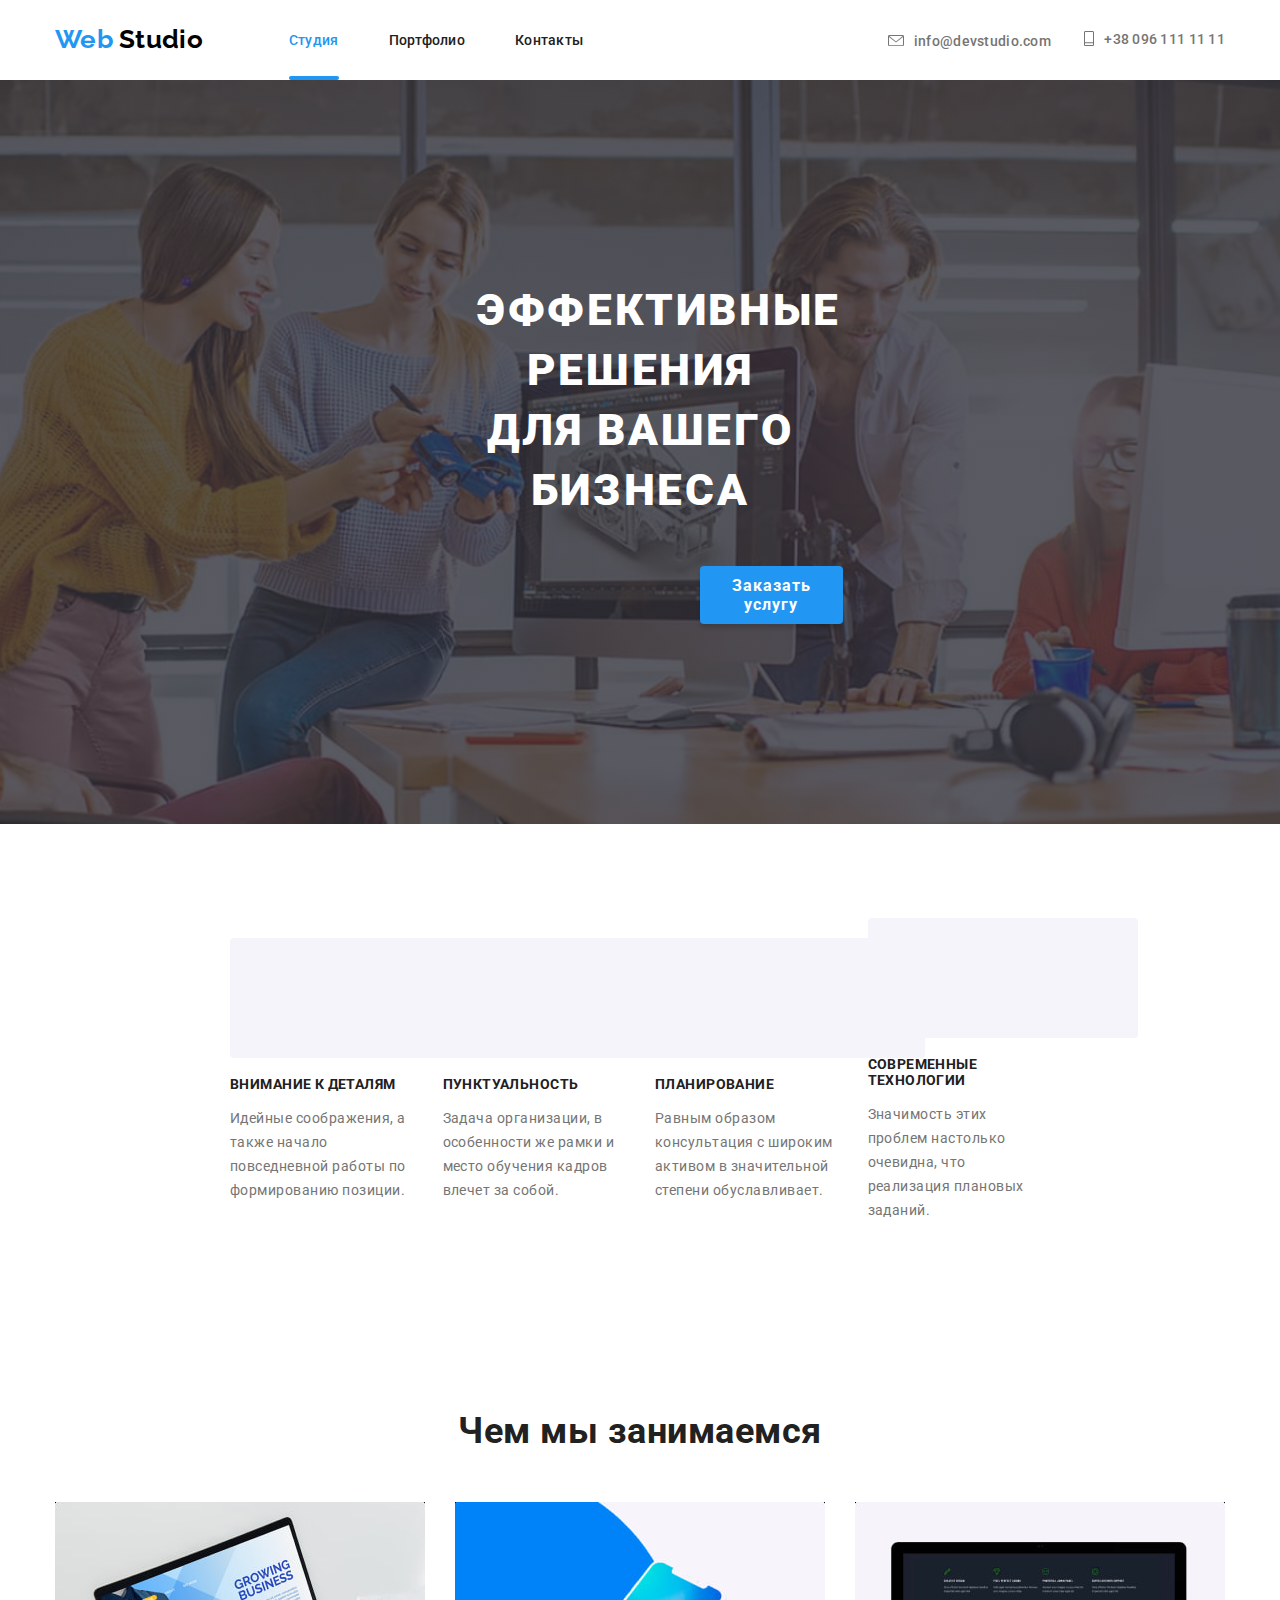
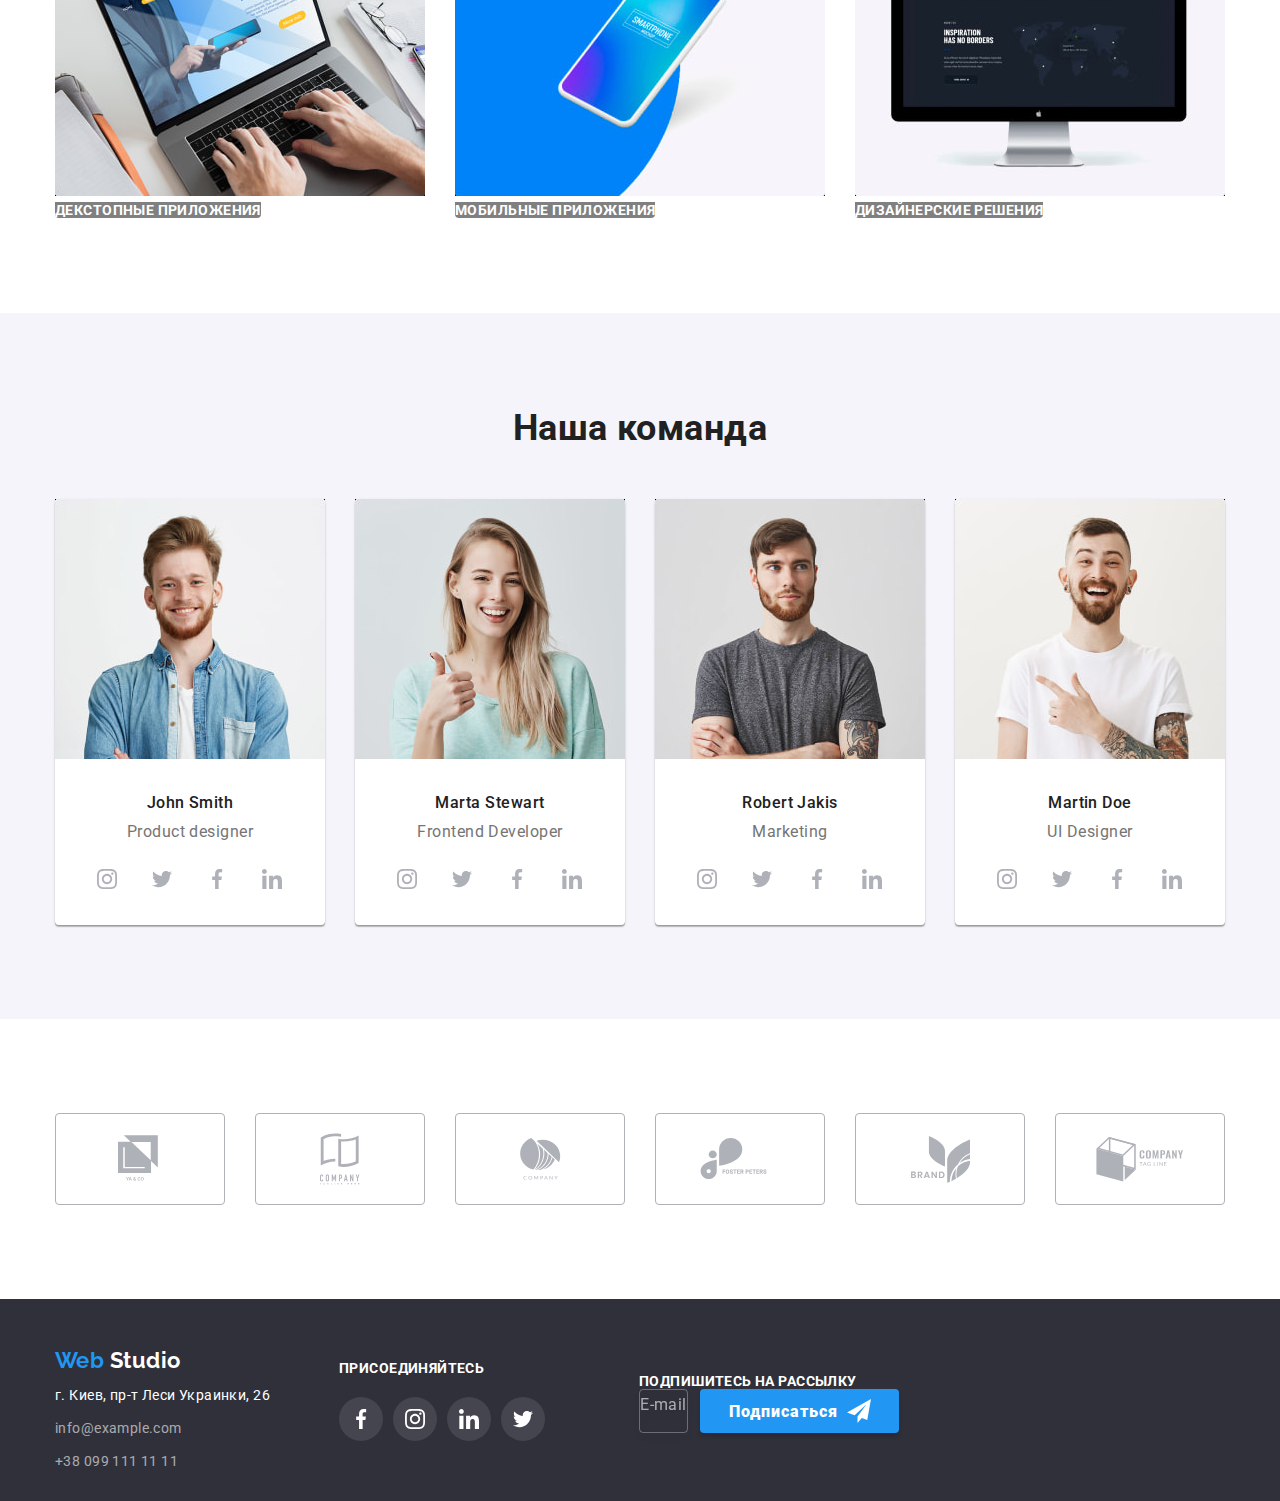
<file: index.html>
<!DOCTYPE html>
<html lang="ru">

    <head>
        <title>Web Studio</title>
        <meta charset="utf-8">
        <link rel="stylesheet" href="./css/style.css">
        <link href="https://fonts.googleapis.com/css2?family=Raleway:wght@700&family=Roboto:wght@400;500;700;900&display=swap" rel="stylesheet"> 
    </head>

    <body>
        <header>    
            <section> 
               <div class="container">
                    <div class="k123">
                        <a href="index.html" class="webstudio_header"><span class="webstudio_span">Web</span> Studio</a>
                        <nav>
                            <ul class="site_nav">
                            
                                <li class="site_nav__item "> <a href="index.html" class="link current">Студия</a>             </li>
                                <li class="site_nav__item"> <a href="about.html" class="link">Портфолио</a>       </li>
                                <li class="site_nav__item"> <a href="/Contacts" class="link">Контакты</a>         </li>
                            
                            
                            
                            </ul>
                        </nav>
                        <address class="address_header">
                            <a href="/e-mail" class="link_header">info@devstudio.com</a>
                            <a href="/tel" class="link_number"> +38 096 111 11 11 </a>
                        </address>
                    </div>
               </div>
            </section>
        
            

        </header>

        <main>
            <section class="back_pic">
                <h2 class="buisness_h2">Эффективные решения для вашего бизнеса </h2> 
                <a href="/buy" class="button_usluga">Заказать услугу</a>
            
            </section>
            <section class="antena_section">
                <div class="container">
                    <ul class="k123">
                        <li class="buisness_item">
                            <img src="./img/Rectangle2.png" alt="Antena">
                            <h3 class="buisness_h3">Внимание к деталям</h3>
                            <p class="idea_p">Идейные соображения, а также начало повседневной работы по формированию позиции.</p>
                        </li>
                        <li class="buisness_item">
                            <img src="./img/Rectangle2.png" alt="">
                            <h3 class="buisness_h3">Пунктуальность</h3>
                            <p class="idea_p">Задача организации, в особенности же рамки и место обучения кадров влечет за собой.</p>
                        </li>
                        <li class="buisness_item">
                            <img src="./img/Rectangle2.png" alt="">
                            <h3 class="buisness_h3">Планирование</h3>
                            <p class="idea_p">Равным образом консультация с широким активом в значительной степени обуславливает.</p>
                        </li>
                        <li class="buisness_item">
                            <img src="./img/Rectangle2.png" alt="">
                            <h3 class="buisness_h3">Современные технологии</h3>
                            <p class="idea_p">Значимость этих проблем настолько очевидна, что реализация плановых заданий.</p>
                        </li>
                    </ul>
                </div>
            </section>
        

            <section class="zanyatie_section">
                <div class="container">
                    <h2 class="zanyatie">Чем мы занимаемся</h2>
                    <div class="k123">
                        <ul class="niga">
                            <li class="niga_item">
                                <img src="./img/img.jpg" alt="Изображение">
                                <a href="/decstop" class="app_link">Декстопные приложения</a> 
                            </li>
                                        
                            <li class="niga_item">
                                <img src="./img/box.jpg" alt="Изображение">
                                <a href="/mobile" class="app_link">Мобильные приложения</a>
                            </li>
                            
                            <li class="niga_item">
                                <img src="./img/img(1).jpg" alt="Изображение">
                                <a href="/design" class="app_link">Дизайнерские решения</a> 
                            </li>
                        </ul>
                    </div>
                </div>
            </section>


            <section class="command_section">
                <div class="container">
                    <h2 class="command_text">Наша команда</h2>
                    <div class="k123">
                        <ul class="white">  
                            <li class="white_item"> 
                                <img src="./img/img(2).jpg" alt="John">
                                <h3 class="h3_1">John Smith</h3>
                                <p class="command_p">Product designer</p>
                                <ul class="k123_command">
                                    <li class="command_item">
                                        <!-- <img src="./img/inst.png" alt=""> -->
                                        <a class="svg_link">
                                            <svg class="svg_social">
                                                <use href="./img/symbol-defs.svg#icon-instagram-2"></use>
                                            </svg>
                                        </a>
                                    </li>
                                    <li class="command_item">
                                        <!-- <img src="./img/twitter.png" alt=""> -->
                                        <a class="svg_link">
                                            <svg class="svg_social">
                                                <use href="./img/symbol-defs.svg#icon-twitter-1"></use>
                                            </svg>
                                        </a>
                                    </li>
                                    <li class="command_item">
                                        <!-- <img src="./img/facebook.png" alt=""> -->
                                        <a class="svg_link">
                                            <svg class="svg_social">
                                                <use href="./img/symbol-defs.svg#icon-facebook-1"></use>
                                            </svg>
                                        </a>
                                    </li>
                                    <li class="command_item">
                                        <!-- <img src="./img/in.png" alt=""> -->
                                        <a class="svg_link">
                                            <svg class="svg_social">
                                                <use href="./img/symbol-defs.svg#icon-linkedin-1"></use>
                                            </svg>
                                        </a>
                                    </li>
                                </ul>
                            </li>
                            
                            <li class="white_item"> 
                                <img src="./img/img(3).jpg" alt="Marta">
                                <h3 class="h3_1">Marta Stewart</h3>
                                <p class="command_p">Frontend Developer</p>
                                <ul class="k123_command">
                                    <li class="command_item">
                                        <!-- <img src="./img/inst.png" alt=""> -->
                                        <a class="svg_link">
                                            <svg class="svg_social">
                                                <use href="./img/symbol-defs.svg#icon-instagram-2"></use>
                                            </svg>
                                        </a>
                                    </li>
                                    <li class="command_item">
                                        <!-- <img src="./img/twitter.png" alt=""> -->
                                        <a class="svg_link">
                                            <svg class="svg_social">
                                                <use href="./img/symbol-defs.svg#icon-twitter-1"></use>
                                            </svg>
                                        </a>
                                    </li>
                                    <li class="command_item">
                                        <!-- <img src="./img/facebook.png" alt=""> -->
                                        <a class="svg_link">
                                            <svg class="svg_social">
                                                <use href="./img/symbol-defs.svg#icon-facebook-1"></use>
                                            </svg>
                                        </a>
                                    </li>
                                    <li class="command_item">
                                        <!-- <img src="./img/in.png" alt=""> -->
                                        <a class="svg_link">
                                            <svg class="svg_social">
                                                <use href="./img/symbol-defs.svg#icon-linkedin-1"></use>
                                            </svg>
                                        </a>
                                    </li>
                                </ul>
                            </li>

                            <li class="white_item"> 
                                <img src="./img/img(4).jpg" alt="Robert">
                                <h3 class="h3_1">Robert Jakis</h3>
                                <p class="command_p">Marketing</p>
                                <ul class="k123_command">
                                    <li class="command_item">
                                        <!-- <img src="./img/inst.png" alt=""> -->
                                        <a class="svg_link">
                                            <svg class="svg_social">
                                                <use href="./img/symbol-defs.svg#icon-instagram-2"></use>
                                            </svg>
                                        </a>
                                    </li>
                                    <li class="command_item">
                                        <!-- <img src="./img/twitter.png" alt=""> -->
                                        <a class="svg_link">
                                            <svg class="svg_social">
                                                <use href="./img/symbol-defs.svg#icon-twitter-1"></use>
                                            </svg>
                                        </a>
                                    </li>
                                    <li class="command_item">
                                        <!-- <img src="./img/facebook.png" alt=""> -->
                                        <a class="svg_link">
                                            <svg class="svg_social">
                                                <use href="./img/symbol-defs.svg#icon-facebook-1"></use>
                                            </svg>
                                        </a>
                                    </li>
                                    <li class="command_item">
                                        <!-- <img src="./img/in.png" alt=""> -->
                                        <a class="svg_link">
                                            <svg class="svg_social">
                                                <use href="./img/symbol-defs.svg#icon-linkedin-1"></use>
                                            </svg>
                                        </a>
                                    </li>
                                </ul>
                            </li>

                            <li class="white_item"> 
                                <img src="./img/img(5).jpg" alt="Martin">
                                <h3 class="h3_1">Martin Doe</h3>
                                <p class="command_p">UI Designer</p>
                                <ul class="k123_command">
                                    <li class="command_item">
                                        <!-- <img src="./img/inst.png" alt=""> -->
                                        <a class="svg_link">
                                            <svg class="svg_social">
                                                <use href="./img/symbol-defs.svg#icon-instagram-2"></use>
                                            </svg>
                                        </a>
                                    </li>
                                    <li class="command_item">
                                        <!-- <img src="./img/twitter.png" alt=""> -->
                                        <a class="svg_link">
                                            <svg class="svg_social">
                                                <use href="./img/symbol-defs.svg#icon-twitter-1"></use>
                                            </svg>
                                        </a>
                                    </li>
                                    <li class="command_item">
                                        <!-- <img src="./img/facebook.png" alt=""> -->
                                        <a class="svg_link">
                                            <svg class="svg_social">
                                                <use href="./img/symbol-defs.svg#icon-facebook-1"></use>
                                            </svg>
                                        </a>
                                    </li>
                                    <li class="command_item">
                                        <!-- <img src="./img/in.png" alt=""> -->
                                        <a class="svg_link">
                                            <svg class="svg_social">
                                                <use href="./img/symbol-defs.svg#icon-linkedin-1"></use>
                                            </svg>
                                        </a>
                                    </li>
                                </ul>
                            </li>
                        
                        </ul>
                    </div>
                </div>
            </section>

            <section class="client_section">
                <!-- <div class="container">
                    <h2 class="client">Постоянные клиенты</h2>
                    <div class="s123_clients">
                        <div class="client_item">
                            <a class="svg_link_1">
                                <svg class="svg_social_1">
                                    <use href="./img/symbol-defs-1.svg#icon-logo-1"></use>
                                </svg>
                            </a>
                        </div>
                        <div class="client_item">
                            <img src="" alt="image">
                        </div>
                    
                        <div class="client_item">
                            <img src="" alt="image">
                        </div>
                    
                        <div class="client_item">
                            <img src="" alt="image">
                        </div>
                    
                        <div class="client_item">
                            <img src="" alt="image">
                        </div>
                    
                        <div class="client_item">
                            <img src="" alt="image">
                        </div>
                    </div>
                </div> -->
               <div class="container">
                    <ul class="s123_clients">
                        <li class="client_item"><a class="svg_link_1">
                                <svg class="svg_social_1" width=44 height=49>
                                    <use href="./img/symbol-defs-1.svg#icon-logo-1" class="clients_icon"></use>
                                </svg></a></li>
                        <li class="client_item"><a class="svg_link_1">
                                <svg class="svg_social_1" width=40 height=52>
                                    <use href="./img/symbol-defs-1.svg#icon-logo-2" class="clients_icon"></use>
                                </svg></a></li>
                        <li class="client_item"><a class="svg_link_1">
                                <svg class="svg_social_1" width=41 height=42>
                                    <use href="./img/symbol-defs-1.svg#icon-logo-3" class="clients_icon"></use>
                                </svg></a></li>
                        <li class="client_item"><a class="svg_link_1">
                                <svg class="svg_social_1" width=80 height=42>
                                    <use href="./img/symbol-defs-1.svg#icon-logo-4" class="clients_icon"></use>
                                </svg></a></li>
                        <li class="client_item"><a class="svg_link_1">
                                <svg class="svg_social_1" width=59 height=47>
                                    <use href="./img/symbol-defs-1.svg#icon-logo-5" class="clients_icon"></use>
                                </svg></a></li>
                        <li class="client_item"><a class="svg_link_1">
                                <svg class="svg_social_1" width=88 height=45>
                                    <use href="./img/symbol-defs-1.svg#icon-logo-6" class="clients_icon"></use>
                                </svg></a></li>
                    </ul>
               </div>
            </section>

        </main>

        <footer>
            <section>
                <div class="container">
                    <div class="k123">
                        <div class="footer_flex_1">
                            <a href="index.html" class="webstudio_footer"><span class="webstudio_span">Web</span> Studio</a>
                            <p class="p_map">г. Киев, пр-т Леси Украинки, 26</p>

                            <address class="address_number">
                                <a href="/tel" class="link_footer_1">info@example.com</a>
                                <a href="/tel" class="link_footer_2">+38 099 111 11 11</a>
                            </address>
                        </div>
                        
                        <div class="footer_flex">
                            <p class="connect_p">ПРИСОЕДИНЯЙТЕСЬ</p>
                            <ul class="footer_soc">
                                <li class="footer_soc_item">
                                    <a href="about.html" class="svg_link_footer">
                                        <svg class="svg_social">
                                            <use href="./img/symbol-defs-2.svg#icon-facebook">
                                        </svg>
                                    </a>
                                </li>    
                                <li class="footer_soc_item">
                                    <a href="about.html" class="svg_link_footer">
                                        <svg class="svg_social">
                                            <use href="./img/symbol-defs-2.svg#icon-instagram">
                                        </svg>
                                    </a>
                                </li>    
                                <li class="footer_soc_item">
                                    <a href="about.html" class="svg_link_footer">
                                        <svg class="svg_social">
                                            <use href="./img/symbol-defs-2.svg#icon-linkedin">
                                        </svg>
                                    </a>
                                </li>    
                                <li class="footer_soc_item">
                                    <a href="about.html" class="svg_link_footer">
                                        <svg class="svg_social">
                                            <use href="./img/symbol-defs-2.svg#icon-twitter">
                                        </svg>
                                    </a>
                                </li>
                            </ul>    
                        </div>
                        
                        <div class="footer_flex_2">
                            
                            <p class="p_rassilka">Подпишитесь на рассылку</p>
                            
                            <div class="footer_last">
                                <p class="email_p">E-mail</p>
        
                                <a href="/telegram" class="telegram_button">Подписаться</a>
                            </div>
                            
                        </div>
                    </div>
                </div>
            </section>
        </footer>



    </body>

</html>
</file>
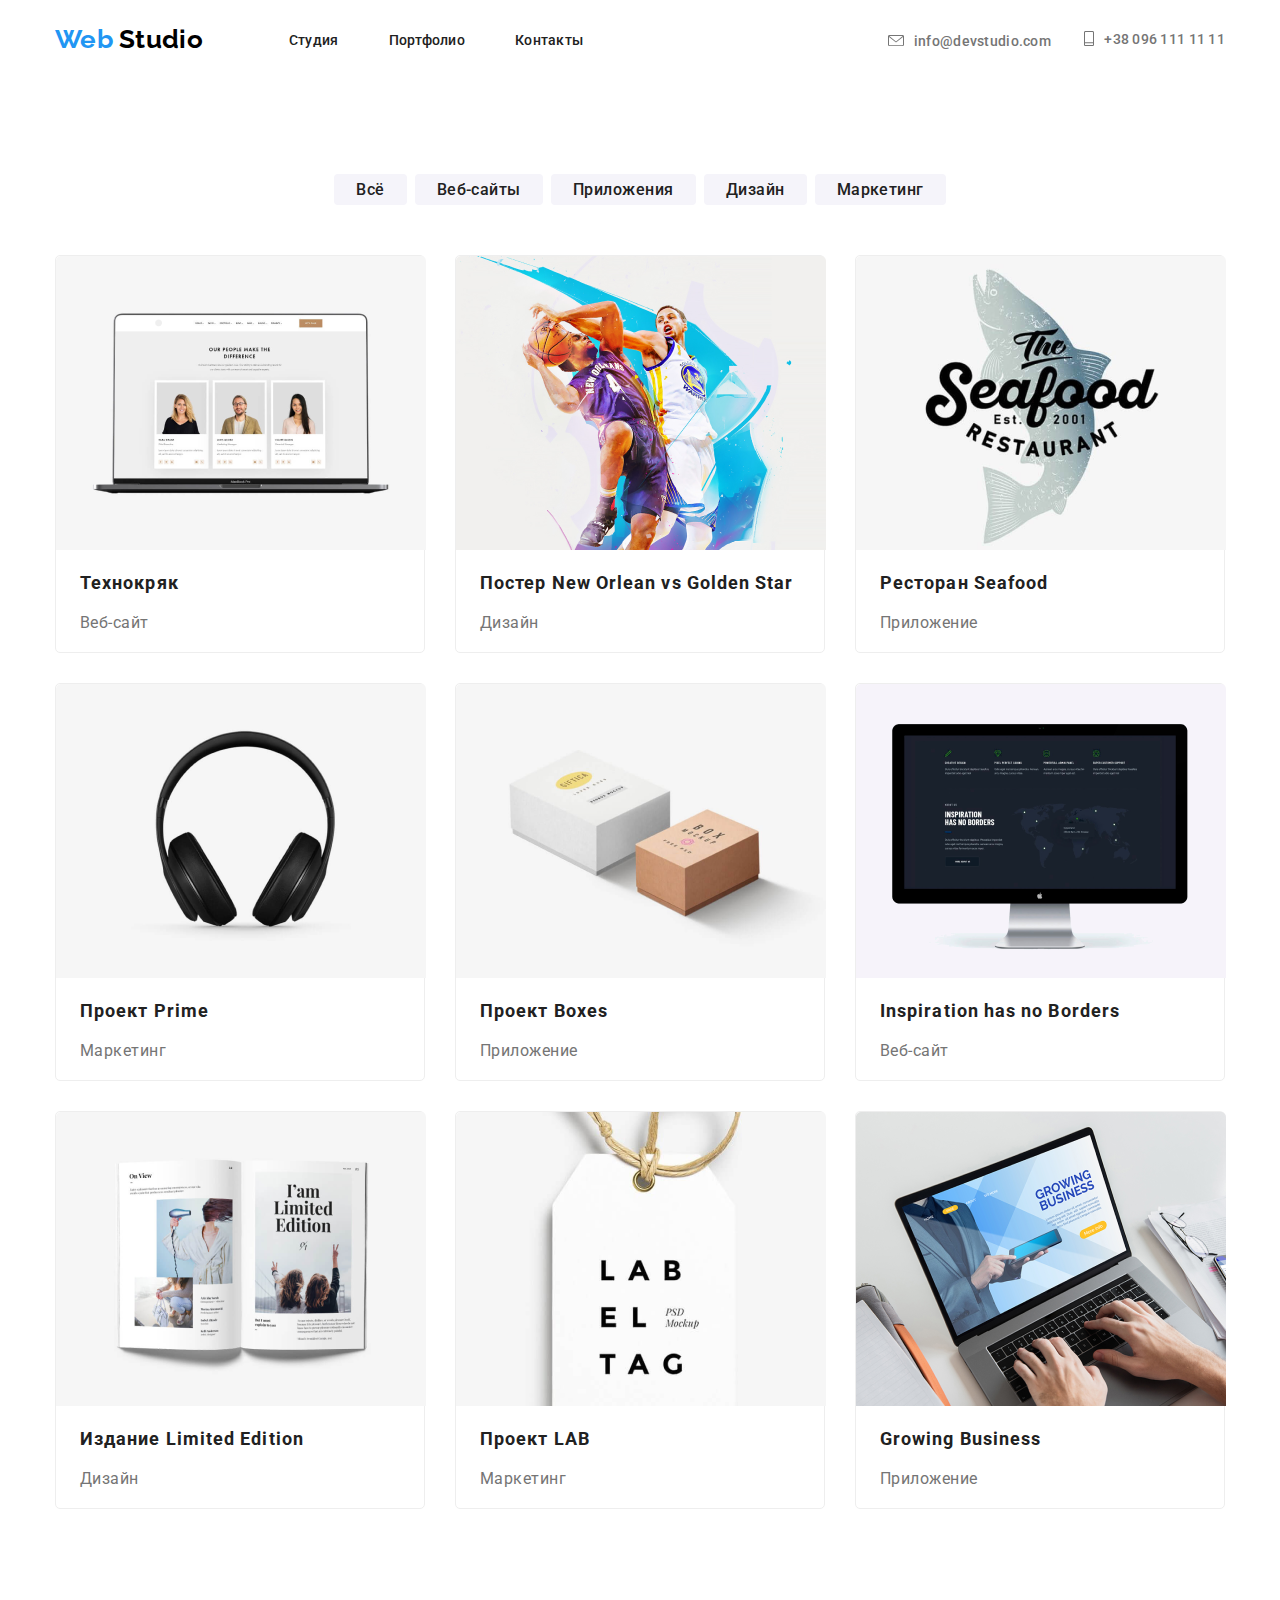
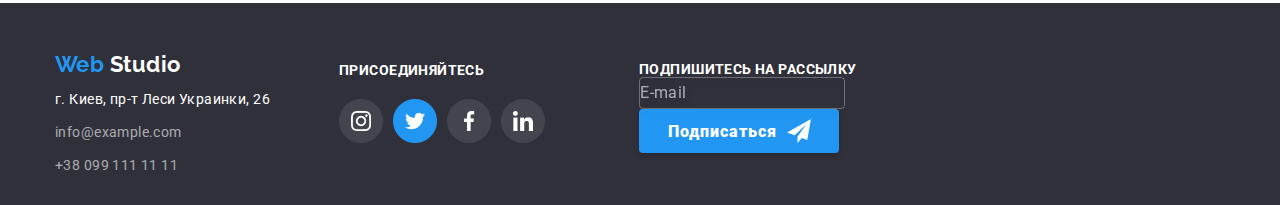
<file: about.html>
<!DOCTYPE html>
<html lang="ru">

    <head>
        <title>Web Studio</title>
        <meta charset="utf-8">
        <link rel="stylesheet" href="./css/style.css">
        <link href="https://fonts.googleapis.com/css2?family=Raleway:wght@700&family=Roboto:wght@400;500;700;900&display=swap" rel="stylesheet"> 
    </head>

    <body>
        <header>
            <section> 
                <div class="container">
                     <div class="k123">
                         <h1 class="webstudio_header"><span class="webstudio_span">Web</span> Studio</h1>
                         <nav>
                             <ul class="site_nav">
                             
                                 <li class="site_nav__item"> <a href="/studio" class="link">Студия</a>             </li>
                                 <li class="site_nav__item"> <a href="/Portfolio" class="link">Портфолио</a>       </li>
                                 <li class="site_nav__item"> <a href="/Contacts" class="link">Контакты</a>         </li>
                             
                                 
                             
                             </ul>
                         </nav>
                         <address class="address_header">
                             <a href="/e-mail" class="link_header">info@devstudio.com</a>
                             <a href="/tel" class="link_number"> +38 096 111 11 11 </a>
                         </address>
                     </div>
                </div>
             </section>
        </header>

        <main>
            <section>
                <div class="container">
                    <div class="k123">
                        <div class="box_margin">
                            <ul class="main_box">
                                <li class="main_box_item">
                                    <a class="main_text_a">Всё</a>
                                </li>

                                <li class="main_box_item">
                                    <a class="main_text_a">Веб-сайты</a>
                                </li>
                                    
                                <li class="main_box_item">
                                    <a class="main_text_a">Приложения</a>
                                </li>

                                <li class="main_box_item">
                                    <a class="main_text_a">Дизайн</a>
                                </li>

                                <li class="main_box_item">
                                    <a class="main_text_a">Маркетинг</a>
                                </li>
                            </ul>
                        </div>
                    </div>
                </div>        
            
            </section>

            <section>
                <div class="container">
                    <div class="k123">
                        <ul class="magazine">
                            <li class="magazine_item">
                                <img src="./img/notebook.png" alt="">
                                <h3 class="h3_2">Технокряк</h3>
                                <p class="card_p">Веб-сайт</p>
                            </li>

                            <li class="magazine_item">
                                <img src="./img/basketball.png" alt="">
                                <h3 class="h3_2">Постер New Orlean vs Golden Star</h3>
                                <p class="card_p">Дизайн</p>
                            </li>

                            <li class="magazine_item">
                                <img src="./img/fish.png" alt="">
                                <h3 class="h3_2">Ресторан Seafood</h3>
                                <p class="card_p">Приложение</p>
                            </li>

                            <li class="magazine_item">
                                <img src="./img/naushniki.png" alt="">
                                <h3 class="h3_2">Проект Prime</h3>
                                <p class="card_p">Маркетинг</p>
                            </li>

                            <li class="magazine_item">
                                <img src="./img/korobka.png" alt="">
                                <h3 class="h3_2">Проект Boxes</h3>
                                <p class="card_p">Приложение</p>
                            </li>

                            <li class="magazine_item">
                                <img src="./img/monitor.png" alt="">
                                <h3 class="h3_2">Inspiration has no Borders</h3>
                                <p class="card_p">Веб-сайт</p>
                            </li>

                            <li class="magazine_item">
                                <img src="./img/kniga.png" alt="">
                                <h3 class="h3_2">Издание Limited Edition</h3>
                                <p class="card_p">Дизайн</p>
                            </li>

                            <li class="magazine_item">
                                <img src="./img/labeltag.png" alt="">
                                <h3 class="h3_2">Проект LAB</h3>
                                <p class="card_p">Маркетинг</p>
                            </li>

                            <li class="magazine_item">
                                <img src="./img/ruki i nout.png" alt="">
                                <h3 class="h3_2">Growing Business</h3>
                                <p class="card_p">Приложение</p>
                            </li>

                        </ul>
                    </div>
                </div>
            </section>
        </main>

        <footer>
            <section>
                <div class="container">
                    <div class="k123">
                        <div class="footer_flex_1">
                            <h2 class="webstudio_footer"><span class="webstudio_span">Web</span> Studio</h2>
                            <p class="p_map">г. Киев, пр-т Леси Украинки, 26</p>
        
                            <address class="address_number">
                                <a href="/tel" class="link_footer_1">info@example.com</a>
                                <a href="/tel" class="link_footer_2">+38 099 111 11 11</a>
                            </address>
                        </div>
        
                        <div class="footer_flex">
                            <p class="connect_p">ПРИСОЕДИНЯЙТЕСЬ</p>
                            <ul class="footer_soc">
                                <li class="footer_soc_item">
                                    <img src="./img/]black_inst.png" alt="Inst">
                                </li>
                                <li class="footer_soc_item">
                                    <img src="./img/black_twitter.png" alt="Twitter">
                                </li>
                                <li class="footer_soc_item">
                                    <img src="./img/black_facebook.png" alt="Facebook">
                                </li>
                                <li class="footer_soc_item">
                                    <img src="./img/black_in.png" alt="in">
                                </li>
                            </ul>
                        </div>
        
                        <div class="footer_flex_2">
        
                            <p class="p_rassilka">Подпишитесь на рассылку</p>
        
                            <p class="email_p">E-mail</p>
        
                            <a href="/telegram" class="telegram_button">Подписаться</a>
        
                        </div>
                    </div>
                </div>
            </section>
        </footer>
    </body>
</file>
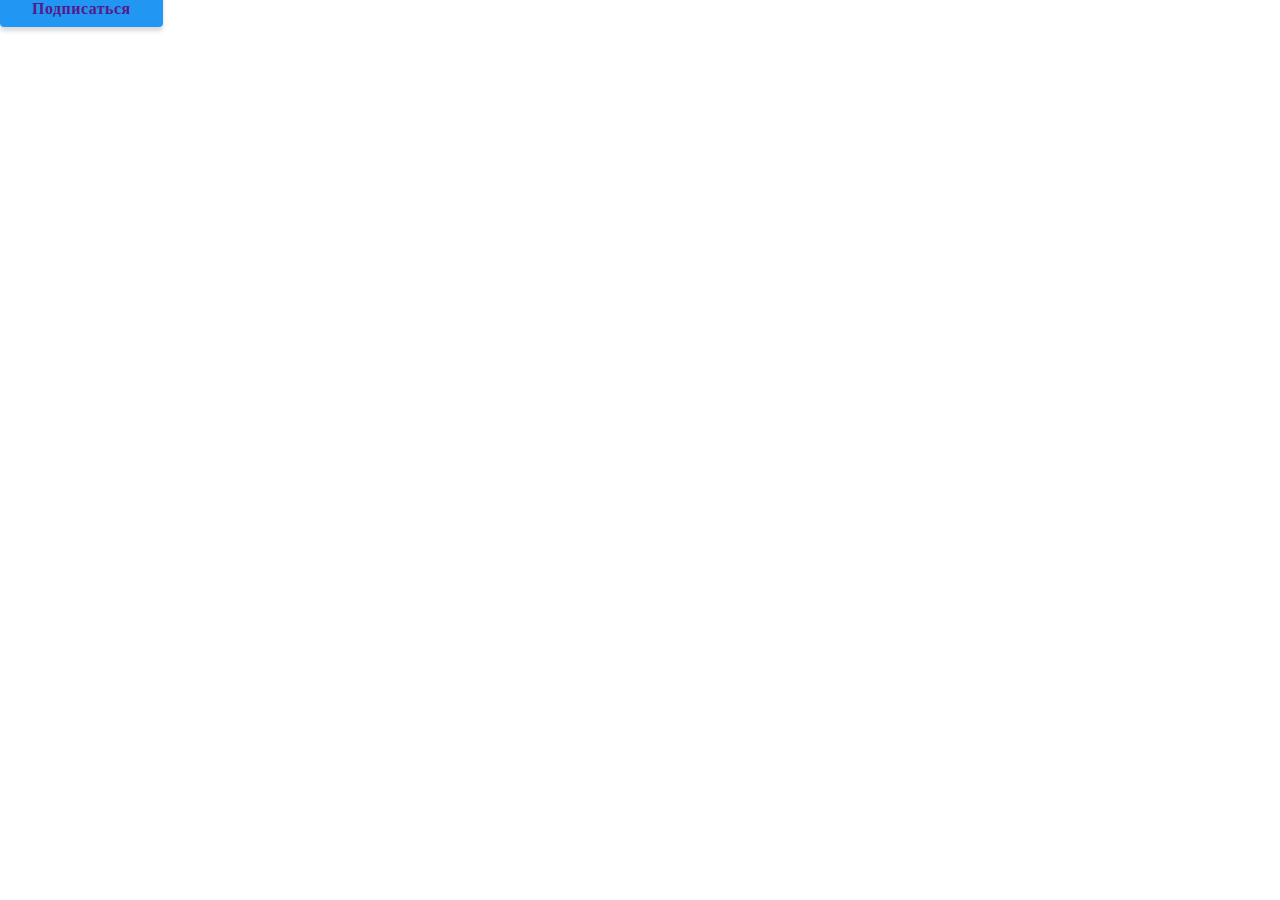
<file: button.html>
<!DOCTYPE html>
<html lang="en">

<head>
    <meta charset="UTF-8">
    <meta name="viewport" content="width=device-width, initial-scale=1.0">
    <title>Document</title>
            <link rel="stylesheet" href="./css/style.css">

</head>
<body>
    <a href="" class="button">Подписаться</a>
</body>
</html>
</file>
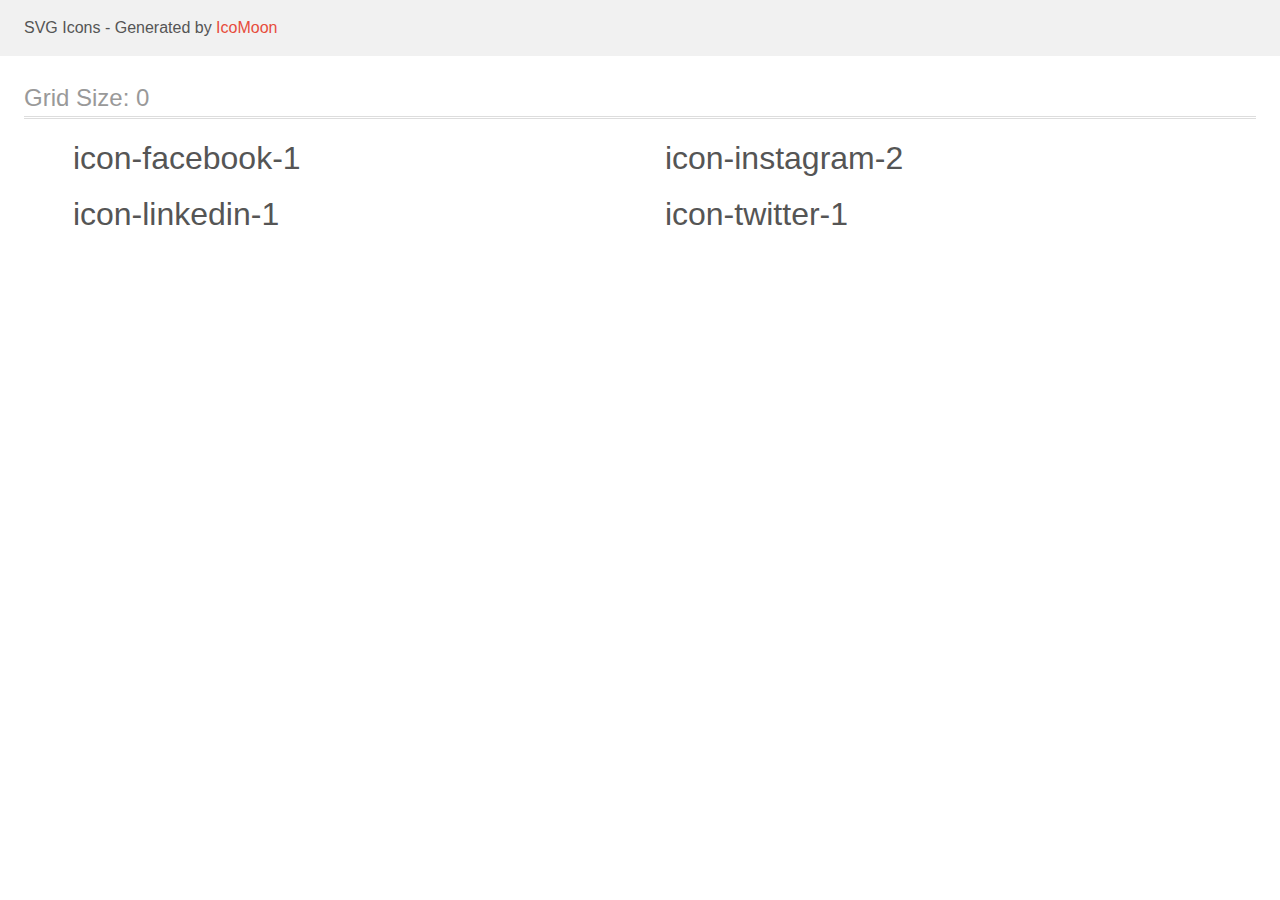
<file: icemoon-3/demo.html>
<!doctype html>
<html>
<head>
    <title>IcoMoon - SVG Icons</title>
    <meta charset="utf-8">
    <meta name="viewport" content="width=device-width, initial-scale=1">
    <link rel="stylesheet" href="demo-files/demo.css">
    <link rel="stylesheet" href="style.css">
</head>
<body>
<svg aria-hidden="true" style="position: absolute; width: 0; height: 0; overflow: hidden;" version="1.1" xmlns="http://www.w3.org/2000/svg" xmlns:xlink="http://www.w3.org/1999/xlink">
<defs>
<symbol id="icon-facebook-1" viewBox="0 0 32 32">
<path fill="#fff" style="fill: var(--color1, #fff)" d="M21.329 5.313h2.921v-5.088c-0.504-0.069-2.237-0.225-4.256-0.225-4.212 0-7.097 2.649-7.097 7.519v4.481h-4.648v5.688h4.648v14.312h5.699v-14.311h4.46l0.708-5.688h-5.169v-3.919c0.001-1.644 0.444-2.769 2.735-2.769z"></path>
</symbol>
<symbol id="icon-instagram-2" viewBox="0 0 32 32">
<path fill="#fff" style="fill: var(--color1, #fff)" d="M31.969 9.408c-0.075-1.7-0.35-2.869-0.744-3.882-0.406-1.075-1.032-2.038-1.851-2.838-0.8-0.813-1.769-1.444-2.832-1.844-1.019-0.394-2.182-0.669-3.882-0.744-1.713-0.081-2.257-0.1-6.601-0.1s-4.888 0.019-6.595 0.094c-1.7 0.075-2.869 0.35-3.882 0.744-1.075 0.406-2.038 1.031-2.838 1.85-0.813 0.8-1.444 1.769-1.844 2.832-0.394 1.019-0.669 2.182-0.744 3.882-0.081 1.713-0.1 2.257-0.1 6.601s0.019 4.888 0.094 6.595c0.075 1.7 0.35 2.869 0.744 3.882 0.406 1.075 1.038 2.038 1.85 2.838 0.8 0.813 1.769 1.444 2.832 1.844 1.019 0.394 2.182 0.669 3.882 0.744 1.706 0.075 2.25 0.094 6.595 0.094s4.888-0.019 6.595-0.094c1.7-0.075 2.869-0.35 3.882-0.744 2.151-0.832 3.851-2.532 4.682-4.682 0.394-1.019 0.669-2.182 0.744-3.882 0.075-1.707 0.094-2.251 0.094-6.595s-0.006-4.888-0.081-6.595zM29.087 22.473c-0.069 1.563-0.331 2.407-0.55 2.969-0.538 1.394-1.644 2.5-3.038 3.038-0.563 0.219-1.413 0.481-2.969 0.55-1.688 0.075-2.194 0.094-6.464 0.094s-4.782-0.019-6.464-0.094c-1.563-0.069-2.407-0.331-2.969-0.55-0.694-0.256-1.325-0.663-1.838-1.194-0.531-0.519-0.938-1.144-1.194-1.838-0.219-0.563-0.481-1.413-0.55-2.969-0.075-1.688-0.094-2.194-0.094-6.464s0.019-4.782 0.094-6.464c0.069-1.563 0.331-2.407 0.55-2.969 0.256-0.694 0.663-1.325 1.2-1.838 0.519-0.531 1.144-0.938 1.838-1.194 0.563-0.219 1.413-0.481 2.969-0.55 1.688-0.075 2.194-0.094 6.464-0.094 4.276 0 4.782 0.019 6.464 0.094 1.563 0.069 2.407 0.331 2.969 0.55 0.694 0.256 1.325 0.662 1.838 1.194 0.531 0.519 0.938 1.144 1.194 1.838 0.219 0.563 0.481 1.413 0.55 2.969 0.075 1.688 0.094 2.194 0.094 6.464s-0.019 4.77-0.094 6.458z"></path>
<path fill="#fff" style="fill: var(--color1, #fff)" d="M16.059 7.783c-4.538 0-8.22 3.682-8.22 8.22s3.682 8.22 8.22 8.22c4.539 0 8.22-3.682 8.22-8.22s-3.682-8.22-8.22-8.22zM16.059 21.335c-2.944 0-5.332-2.388-5.332-5.332s2.388-5.332 5.332-5.332c2.944 0 5.332 2.388 5.332 5.332s-2.388 5.332-5.332 5.332z"></path>
<path fill="#fff" style="fill: var(--color1, #fff)" d="M26.524 7.458c0 1.060-0.859 1.919-1.919 1.919s-1.919-0.859-1.919-1.919c0-1.060 0.859-1.919 1.919-1.919s1.919 0.859 1.919 1.919z"></path>
</symbol>
<symbol id="icon-linkedin-1" viewBox="0 0 32 32">
<path fill="#fff" style="fill: var(--color1, #fff)" d="M31.992 32v-0.001h0.008v-11.736c0-5.741-1.236-10.164-7.948-10.164-3.227 0-5.392 1.771-6.276 3.449h-0.093v-2.913h-6.364v21.364h6.627v-10.579c0-2.785 0.528-5.479 3.977-5.479 3.399 0 3.449 3.179 3.449 5.657v10.401h6.62z"></path>
<path fill="#fff" style="fill: var(--color1, #fff)" d="M0.528 10.636h6.635v21.364h-6.635v-21.364z"></path>
<path fill="#fff" style="fill: var(--color1, #fff)" d="M3.843 0c-2.121 0-3.843 1.721-3.843 3.843s1.721 3.879 3.843 3.879c2.121 0 3.843-1.757 3.843-3.879-0.001-2.121-1.723-3.843-3.843-3.843v0z"></path>
</symbol>
<symbol id="icon-twitter-1" viewBox="0 0 32 32">
<path fill="#fff" style="fill: var(--color1, #fff)" d="M32 6.078c-1.19 0.522-2.458 0.868-3.78 1.036 1.36-0.812 2.398-2.088 2.886-3.626-1.268 0.756-2.668 1.29-4.16 1.588-1.204-1.282-2.92-2.076-4.792-2.076-3.632 0-6.556 2.948-6.556 6.562 0 0.52 0.044 1.020 0.152 1.496-5.454-0.266-10.28-2.88-13.522-6.862-0.566 0.982-0.898 2.106-0.898 3.316 0 2.272 1.17 4.286 2.914 5.452-1.054-0.020-2.088-0.326-2.964-0.808 0 0.020 0 0.046 0 0.072 0 3.188 2.274 5.836 5.256 6.446-0.534 0.146-1.116 0.216-1.72 0.216-0.42 0-0.844-0.024-1.242-0.112 0.85 2.598 3.262 4.508 6.13 4.57-2.232 1.746-5.066 2.798-8.134 2.798-0.538 0-1.054-0.024-1.57-0.090 2.906 1.874 6.35 2.944 10.064 2.944 12.072 0 18.672-10 18.672-18.668 0-0.29-0.010-0.57-0.024-0.848 1.302-0.924 2.396-2.078 3.288-3.406z"></path>
</symbol>
</defs>
</svg>

<header class="bgc1 clearfix">
<div class="mhl">
    <p>SVG Icons - Generated by <a href="https://icomoon.io/app">IcoMoon</a></p>
</div>
</header>
    <div class="clearfix mhl ptl">
        <h1 class="mvm mtn fgc1">Grid Size: 0</h1>
        <div class="glyph fs1">
            <div class="clearfix pbs">
                <svg class="icon icon-facebook-1"><use xlink:href="#icon-facebook-1"></use></svg><span class="name"> icon-facebook-1</span>
            </div>
        </div>
        <div class="glyph fs1">
            <div class="clearfix pbs">
                <svg class="icon icon-instagram-2"><use xlink:href="#icon-instagram-2"></use></svg><span class="name"> icon-instagram-2</span>
            </div>
        </div>
        <div class="glyph fs1">
            <div class="clearfix pbs">
                <svg class="icon icon-linkedin-1"><use xlink:href="#icon-linkedin-1"></use></svg><span class="name"> icon-linkedin-1</span>
            </div>
        </div>
        <div class="glyph fs1">
            <div class="clearfix pbs">
                <svg class="icon icon-twitter-1"><use xlink:href="#icon-twitter-1"></use></svg><span class="name"> icon-twitter-1</span>
            </div>
        </div>
  </div>
<script defer src="svgxuse.js"></script>
</body>
</html>
</file>
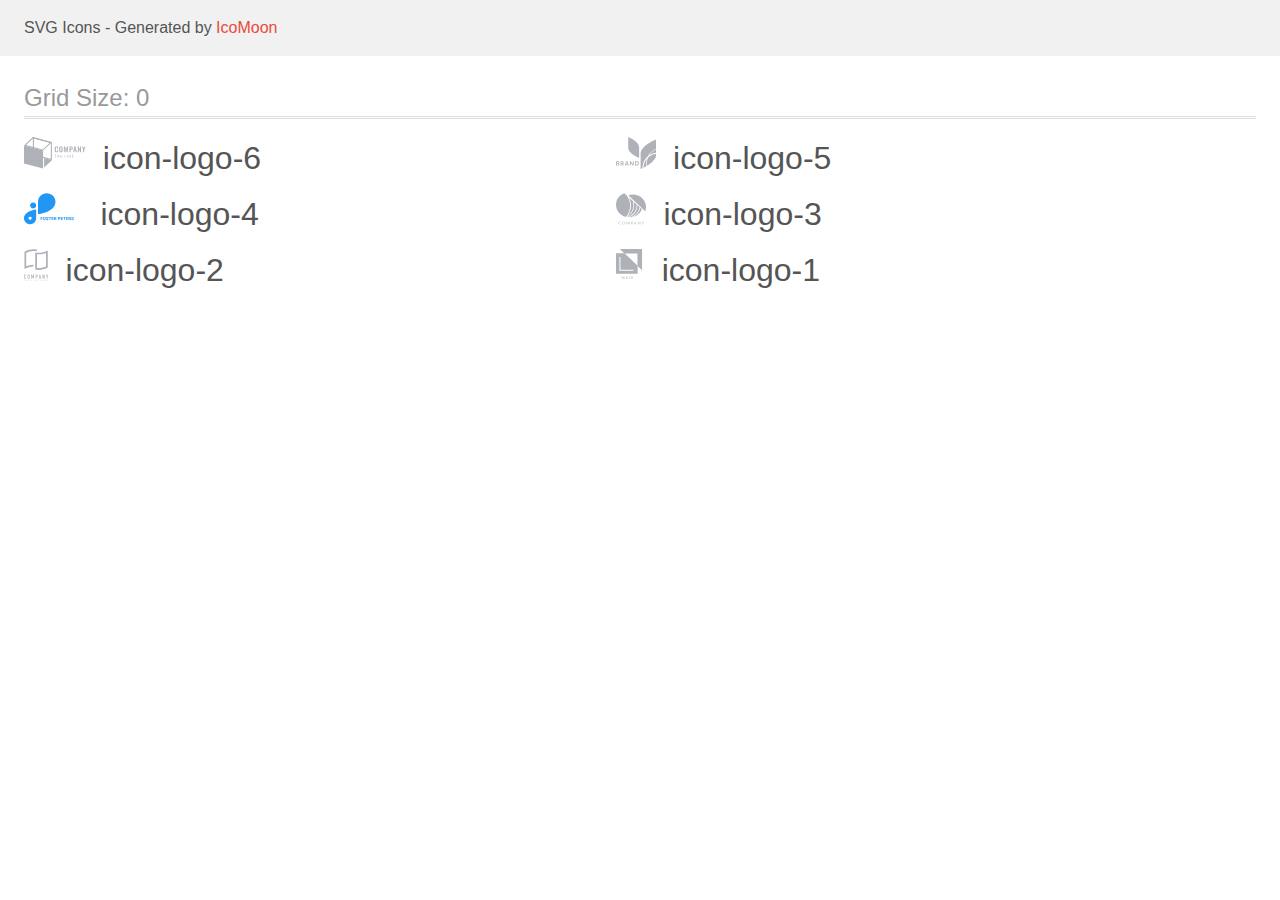
<file: icemoon/demo.html>
<!doctype html>
<html>
<head>
    <title>IcoMoon - SVG Icons</title>
    <meta charset="utf-8">
    <meta name="viewport" content="width=device-width, initial-scale=1">
    <link rel="stylesheet" href="demo-files/demo.css">
    <link rel="stylesheet" href="style.css">
</head>
<body>
<svg aria-hidden="true" style="position: absolute; width: 0; height: 0; overflow: hidden;" version="1.1" xmlns="http://www.w3.org/2000/svg" xmlns:xlink="http://www.w3.org/1999/xlink">
<defs>
<symbol id="icon-logo-6" viewBox="0 0 62 32">
<path fill="#afb1b8" style="fill: var(--color1, #afb1b8)" d="M31.124 14.854c-0.291-0.424-0.43-0.926-0.397-1.431v-2.075c0-0.636 0.132-1.119 0.395-1.45s0.715-0.495 1.356-0.494c0.602 0 1.029 0.141 1.282 0.422 0.276 0.359 0.41 0.798 0.379 1.241v0.488h-1.077v-0.494c0.004-0.162-0.007-0.323-0.031-0.483-0.016-0.109-0.070-0.211-0.154-0.287-0.111-0.082-0.25-0.122-0.39-0.112-0.148-0.010-0.294 0.032-0.41 0.118-0.094 0.085-0.156 0.196-0.178 0.317-0.031 0.169-0.045 0.341-0.042 0.513v2.518c-0.017 0.243 0.031 0.486 0.138 0.707 0.054 0.075 0.128 0.134 0.215 0.171s0.183 0.051 0.278 0.040c0.138 0.011 0.275-0.030 0.381-0.114 0.088-0.082 0.144-0.19 0.161-0.306 0.025-0.167 0.036-0.336 0.033-0.505v-0.511h1.077v0.466c0.030 0.462-0.101 0.92-0.372 1.304-0.248 0.308-0.669 0.462-1.289 0.462s-1.088-0.165-1.353-0.507z"></path>
<path fill="#afb1b8" style="fill: var(--color1, #afb1b8)" d="M35.607 14.876c-0.272-0.323-0.408-0.794-0.408-1.416v-2.182c0-0.616 0.136-1.083 0.408-1.399s0.727-0.474 1.364-0.473c0.633 0 1.086 0.158 1.358 0.473 0.272 0.317 0.41 0.783 0.41 1.399v2.182c0 0.616-0.138 1.089-0.415 1.414s-0.727 0.488-1.353 0.488-1.090-0.165-1.364-0.485zM37.473 14.352c0.097-0.202 0.142-0.424 0.129-0.646v-2.672c0.013-0.218-0.031-0.435-0.127-0.633-0.055-0.076-0.131-0.137-0.22-0.174s-0.187-0.050-0.284-0.037c-0.097-0.013-0.195 0-0.285 0.037s-0.166 0.097-0.221 0.174c-0.098 0.198-0.142 0.415-0.129 0.633v2.685c-0.014 0.222 0.031 0.444 0.129 0.646 0.063 0.068 0.14 0.123 0.227 0.16s0.181 0.057 0.277 0.057 0.19-0.019 0.277-0.057c0.087-0.037 0.164-0.092 0.227-0.16v-0.013z"></path>
<path fill="#afb1b8" style="fill: var(--color1, #afb1b8)" d="M40.035 9.468h1.159l0.872 4.027 0.892-4.027h1.128l0.114 5.812h-0.834l-0.089-4.040-0.861 4.040h-0.669l-0.892-4.054-0.082 4.054h-0.843l0.105-5.812z"></path>
<path fill="#afb1b8" style="fill: var(--color1, #afb1b8)" d="M45.5 9.468h1.806c1.040 0 1.561 0.55 1.561 1.65 0 1.054-0.548 1.58-1.643 1.579h-0.615v2.583h-1.115l0.007-5.812zM47.042 11.952c0.11 0.013 0.222 0.004 0.328-0.028s0.203-0.085 0.285-0.156c0.128-0.196 0.184-0.427 0.16-0.656 0.006-0.177-0.012-0.355-0.053-0.528-0.016-0.058-0.044-0.112-0.082-0.159s-0.086-0.087-0.141-0.117c-0.155-0.070-0.326-0.102-0.497-0.093h-0.432v1.737h0.432z"></path>
<path fill="#afb1b8" style="fill: var(--color1, #afb1b8)" d="M50.474 9.468h1.197l1.228 5.812h-1.039l-0.243-1.34h-1.068l-0.25 1.34h-1.055l1.228-5.812zM51.497 13.267l-0.417-2.44-0.417 2.44h0.834z"></path>
<path fill="#afb1b8" style="fill: var(--color1, #afb1b8)" d="M53.891 9.468h0.78l1.494 3.316v-3.316h0.925v5.812h-0.742l-1.503-3.461v3.461h-0.956l0.002-5.812z"></path>
<path fill="#afb1b8" style="fill: var(--color1, #afb1b8)" d="M59.258 13.064l-1.242-3.588h1.046l0.758 2.305 0.711-2.305h1.023l-1.226 3.588v2.216h-1.070v-2.216z"></path>
<path fill="#afb1b8" style="fill: var(--color1, #afb1b8)" d="M32.845 17.822v0.304h-0.91v2.362h-0.381v-2.362h-0.914v-0.304h2.205z"></path>
<path fill="#afb1b8" style="fill: var(--color1, #afb1b8)" d="M35.697 20.488h-0.294c-0.030 0.002-0.059-0.007-0.083-0.025-0.022-0.015-0.039-0.037-0.049-0.061l-0.263-0.633h-1.262l-0.263 0.633c-0.007 0.026-0.021 0.051-0.040 0.072-0.023 0.018-0.053 0.027-0.083 0.025h-0.294l1.115-2.666h0.388l1.128 2.655zM33.85 19.498h1.052l-0.446-1.085c-0.033-0.082-0.060-0.166-0.083-0.251-0.016 0.051-0.029 0.099-0.042 0.141l-0.040 0.112-0.441 1.083z"></path>
<path fill="#afb1b8" style="fill: var(--color1, #afb1b8)" d="M37.618 20.226c0.070 0.003 0.14 0.003 0.21 0 0.060-0.006 0.12-0.016 0.178-0.032 0.055-0.013 0.108-0.029 0.16-0.049 0.049-0.019 0.098-0.042 0.149-0.065v-0.599h-0.446c-0.011 0.001-0.022-0.001-0.032-0.005s-0.020-0.009-0.028-0.017c-0.007-0.006-0.013-0.014-0.017-0.022s-0.006-0.018-0.005-0.027v-0.205h0.865v1.022c-0.071 0.048-0.145 0.090-0.223 0.127-0.079 0.037-0.162 0.068-0.247 0.091-0.091 0.025-0.184 0.044-0.279 0.055-0.108 0.011-0.217 0.017-0.326 0.017-0.192 0.002-0.383-0.032-0.562-0.099-0.167-0.064-0.319-0.158-0.446-0.279-0.124-0.122-0.222-0.265-0.288-0.422-0.070-0.177-0.105-0.364-0.103-0.553-0.002-0.19 0.032-0.379 0.1-0.557 0.064-0.158 0.162-0.302 0.288-0.422 0.127-0.12 0.279-0.214 0.446-0.277 0.191-0.068 0.394-0.102 0.597-0.099 0.104-0 0.207 0.008 0.31 0.023 0.091 0.014 0.18 0.037 0.265 0.068 0.078 0.028 0.153 0.063 0.223 0.106 0.068 0.042 0.133 0.088 0.194 0.139l-0.107 0.165c-0.008 0.015-0.021 0.028-0.036 0.037s-0.033 0.014-0.051 0.014c-0.025-0.001-0.049-0.008-0.069-0.021-0.033-0.017-0.069-0.038-0.109-0.063-0.047-0.028-0.097-0.052-0.149-0.072-0.066-0.025-0.135-0.045-0.205-0.059-0.093-0.016-0.188-0.024-0.283-0.023-0.147-0.002-0.293 0.023-0.43 0.074-0.124 0.047-0.236 0.119-0.328 0.211-0.092 0.096-0.163 0.209-0.207 0.331-0.1 0.289-0.1 0.6 0 0.889 0.049 0.125 0.125 0.24 0.223 0.336 0.091 0.091 0.202 0.163 0.326 0.211 0.142 0.046 0.292 0.064 0.441 0.053z"></path>
<path fill="#afb1b8" style="fill: var(--color1, #afb1b8)" d="M41.172 20.184h1.217v0.304h-1.59v-2.666h0.381l-0.009 2.362z"></path>
<path fill="#afb1b8" style="fill: var(--color1, #afb1b8)" d="M43.656 20.488h-0.381v-2.666h0.381v2.666z"></path>
<path fill="#afb1b8" style="fill: var(--color1, #afb1b8)" d="M45.074 17.834c0.023 0.012 0.042 0.029 0.058 0.049l1.63 2.009c-0.002-0.032-0.002-0.063 0-0.095 0-0.030 0-0.059 0-0.087v-1.9h0.332v2.676h-0.192c-0.028 0.002-0.057-0.003-0.083-0.015-0.023-0.013-0.044-0.030-0.060-0.051l-1.628-2.007c0 0.032 0 0.061 0 0.091s0 0.057 0 0.082v1.9h-0.319v-2.666h0.198c0.022 0 0.043 0.004 0.062 0.013z"></path>
<path fill="#afb1b8" style="fill: var(--color1, #afb1b8)" d="M49.901 17.822v0.293h-1.351v0.88h1.095v0.283h-1.095v0.91h1.351v0.293h-1.743v-2.659h1.743z"></path>
<path fill="#afb1b8" style="fill: var(--color1, #afb1b8)" d="M9.95 1.359l16.929 4.551v15.946l-16.929-4.548v-15.948zM8.864 0v18.082l19.098 5.135v-18.080l-19.098-5.137z"></path>
<path fill="#afb1b8" style="fill: var(--color1, #afb1b8)" d="M19.1 31.611l-19.1-5.139v-18.080l19.1 5.137v18.082z"></path>
<path fill="#afb1b8" style="fill: var(--color1, #afb1b8)" d="M9.181 1.155l16.708 4.493-7.105 6.729-16.71-4.496 7.108-6.726zM8.864 0l-8.864 8.392 19.1 5.137 8.862-8.392-19.098-5.137z"></path>
<path fill="#afb1b8" style="fill: var(--color1, #afb1b8)" d="M20.175 30.593l7.788-7.374-7.788-2.096v9.47z"></path>
</symbol>
<symbol id="icon-logo-5" viewBox="0 0 40 32">
<path fill="#afb1b8" style="fill: var(--color1, #afb1b8)" d="M3.055 26.742c0.156 0.194 0.24 0.438 0.236 0.688 0.008 0.163-0.021 0.326-0.084 0.476s-0.159 0.285-0.281 0.393c-0.304 0.231-0.681 0.343-1.061 0.317h-1.865v-4.361h1.827c0.361-0.024 0.718 0.078 1.012 0.29 0.118 0.099 0.211 0.224 0.273 0.366s0.089 0.296 0.081 0.45c0.011 0.241-0.065 0.477-0.212 0.667-0.142 0.173-0.338 0.293-0.556 0.341 0.247 0.045 0.471 0.177 0.63 0.373zM0.868 26.084h0.781c0.177 0.013 0.354-0.038 0.496-0.145 0.059-0.053 0.104-0.12 0.133-0.193s0.041-0.153 0.034-0.233c0.006-0.079-0.006-0.158-0.035-0.232s-0.073-0.14-0.13-0.194c-0.147-0.11-0.329-0.162-0.511-0.147h-0.768v1.144zM2.222 27.756c0.063-0.055 0.112-0.123 0.144-0.2s0.046-0.16 0.041-0.243c0.005-0.084-0.010-0.168-0.042-0.246s-0.083-0.147-0.146-0.202c-0.153-0.114-0.341-0.17-0.53-0.158h-0.819v1.199h0.83c0.187 0.011 0.372-0.043 0.524-0.151z"></path>
<path fill="#afb1b8" style="fill: var(--color1, #afb1b8)" d="M6.79 28.617l-1.016-1.704h-0.382v1.704h-0.874v-4.361h1.655c0.417-0.029 0.83 0.104 1.152 0.371 0.231 0.237 0.371 0.549 0.393 0.879s-0.073 0.659-0.27 0.925c-0.204 0.235-0.483 0.391-0.789 0.443l1.082 1.743h-0.951zM5.391 26.318h0.715c0.497 0 0.745-0.22 0.745-0.66 0.005-0.090-0.008-0.18-0.040-0.264s-0.080-0.161-0.143-0.226c-0.157-0.131-0.359-0.195-0.562-0.177h-0.724l0.008 1.327z"></path>
<path fill="#afb1b8" style="fill: var(--color1, #afb1b8)" d="M11.568 27.739h-1.742l-0.308 0.878h-0.917l1.6-4.312h0.991l1.593 4.312h-0.917l-0.301-0.878zM11.335 27.079l-0.637-1.841-0.637 1.841h1.273z"></path>
<path fill="#afb1b8" style="fill: var(--color1, #afb1b8)" d="M17.55 28.617h-0.868l-1.946-2.965v2.965h-0.866v-4.361h0.866l1.946 2.983v-2.983h0.868v4.361z"></path>
<path fill="#afb1b8" style="fill: var(--color1, #afb1b8)" d="M22.502 27.573c-0.179 0.329-0.453 0.597-0.785 0.769-0.378 0.192-0.797 0.286-1.22 0.275h-1.545v-4.361h1.545c0.422-0.011 0.841 0.081 1.22 0.268 0.332 0.168 0.606 0.433 0.785 0.761 0.179 0.355 0.272 0.747 0.272 1.144s-0.093 0.789-0.272 1.144zM21.509 27.469c0.248-0.29 0.384-0.659 0.384-1.041s-0.136-0.751-0.384-1.041c-0.299-0.262-0.69-0.396-1.086-0.371h-0.603v2.823h0.603c0.397 0.025 0.787-0.108 1.086-0.371z"></path>
<path fill="#afb1b8" style="fill: var(--color1, #afb1b8)" d="M12.111 0c0 0 11.201 4.246 10.963 10.39v10.392c0 0-11.193-4.248-10.959-10.392l-0.004-10.39z"></path>
<path fill="#afb1b8" style="fill: var(--color1, #afb1b8)" d="M33.054 18.349c2.115-1.462 4.562-2.367 7.117-2.633v-3.253c-2.943 1.139-5.44 3.204-7.117 5.886z"></path>
<path fill="#afb1b8" style="fill: var(--color1, #afb1b8)" d="M31.783 19.329c1.731-3.5 4.733-6.202 8.388-7.548v-9.374c0 0-15.952 6.048-15.614 14.797v14.795c0 0 0.711-0.27 1.829-0.778 0-0.473 0-0.95 0.051-1.43 0.33-4.062 2.253-7.826 5.347-10.464z"></path>
<path fill="#afb1b8" style="fill: var(--color1, #afb1b8)" d="M30.266 24.825c0.084-1.026 0.271-2.041 0.558-3.029-1.926 2.279-3.093 5.106-3.335 8.085-0.023 0.281-0.036 0.562-0.042 0.852 0.906-0.437 1.961-0.982 3.068-1.623-0.283-1.409-0.366-2.851-0.248-4.284z"></path>
<path fill="#afb1b8" style="fill: var(--color1, #afb1b8)" d="M30.9 24.878c-0.106 1.296-0.040 2.601 0.197 3.879 4.358-2.618 9.255-6.664 9.067-11.553v-0.426c-3.114 0.35-6.027 1.716-8.292 3.89-0.53 1.347-0.858 2.766-0.972 4.21z"></path>
</symbol>
<symbol id="icon-logo-4" viewBox="0 0 60 32">
<path fill="#2196f3" style="fill: var(--color2, #2196f3)" d="M9.229 9.548h-0.002c-1.684 0-3.048 1.33-3.048 2.971v0.002c0 1.641 1.365 2.971 3.048 2.971h0.002c1.684 0 3.048-1.33 3.048-2.971v-0.002c0-1.641-1.365-2.971-3.048-2.971z"></path>
<path fill="#2196f3" style="fill: var(--color2, #2196f3)" d="M31.73 8.599c-0.005-2.279-0.936-4.463-2.589-6.074s-3.894-2.519-6.233-2.524v0c-2.339 0.004-4.581 0.911-6.235 2.523s-2.586 3.796-2.59 6.076v12.566c0 0 17.645-1.915 17.647-12.564v-0.002z"></path>
<path fill="#2196f3" style="fill: var(--color2, #2196f3)" d="M0 25.289c0.004 1.586 0.652 3.105 1.803 4.226s2.709 1.753 4.336 1.758c1.627-0.005 3.185-0.636 4.336-1.757s1.799-2.64 1.803-4.225v-8.744c0 0-12.278 1.334-12.278 8.742zM6.139 26.856c-0.318 0-0.629-0.092-0.893-0.264s-0.47-0.417-0.592-0.703-0.154-0.601-0.091-0.905c0.062-0.304 0.215-0.583 0.44-0.802s0.511-0.368 0.823-0.429c0.312-0.060 0.635-0.029 0.929 0.089s0.545 0.319 0.721 0.577c0.177 0.258 0.271 0.561 0.271 0.87 0.001 0.206-0.040 0.411-0.121 0.601s-0.199 0.364-0.348 0.51c-0.149 0.146-0.327 0.262-0.522 0.341s-0.405 0.12-0.617 0.12v-0.006z"></path>
<path fill="#2196f3" style="fill: var(--color2, #2196f3)" d="M18.671 25.884h-1.256v1.297h-0.654v-3.174h2.067v0.53h-1.413v0.82h1.256v0.528zM21.815 25.666c0 0.312-0.055 0.587-0.166 0.822s-0.269 0.417-0.475 0.545c-0.205 0.128-0.44 0.192-0.706 0.192-0.263 0-0.498-0.063-0.704-0.19s-0.366-0.307-0.48-0.541c-0.113-0.235-0.171-0.506-0.172-0.811v-0.157c0-0.312 0.056-0.587 0.168-0.824 0.113-0.238 0.273-0.421 0.477-0.547 0.206-0.128 0.442-0.192 0.706-0.192s0.499 0.064 0.704 0.192c0.206 0.126 0.366 0.309 0.477 0.547 0.113 0.237 0.17 0.511 0.17 0.822v0.142zM21.152 25.522c0-0.333-0.060-0.586-0.179-0.759s-0.289-0.259-0.51-0.259c-0.219 0-0.389 0.086-0.508 0.257-0.119 0.17-0.18 0.42-0.181 0.75v0.155c0 0.324 0.060 0.576 0.179 0.754s0.291 0.268 0.515 0.268c0.219 0 0.388-0.086 0.506-0.257 0.118-0.173 0.177-0.424 0.179-0.754v-0.155zM23.936 26.348c0-0.124-0.044-0.218-0.131-0.283-0.087-0.067-0.244-0.137-0.471-0.209-0.227-0.074-0.406-0.147-0.538-0.218-0.36-0.195-0.541-0.457-0.541-0.787 0-0.172 0.048-0.324 0.144-0.458 0.097-0.135 0.236-0.241 0.416-0.316 0.182-0.076 0.385-0.113 0.611-0.113 0.227 0 0.429 0.041 0.606 0.124 0.177 0.081 0.315 0.197 0.412 0.347 0.099 0.15 0.148 0.32 0.148 0.51h-0.654c0-0.145-0.046-0.258-0.137-0.338-0.092-0.081-0.22-0.122-0.386-0.122-0.16 0-0.284 0.034-0.373 0.102-0.089 0.067-0.133 0.156-0.133 0.266 0 0.103 0.052 0.19 0.155 0.259 0.105 0.070 0.258 0.135 0.46 0.196 0.372 0.112 0.643 0.251 0.813 0.416s0.255 0.372 0.255 0.619c0 0.275-0.104 0.491-0.312 0.648-0.208 0.156-0.488 0.233-0.839 0.233-0.244 0-0.467-0.044-0.667-0.133-0.201-0.090-0.354-0.213-0.46-0.368-0.105-0.156-0.157-0.336-0.157-0.541h0.656c0 0.35 0.209 0.525 0.628 0.525 0.156 0 0.277-0.031 0.364-0.094 0.087-0.064 0.131-0.153 0.131-0.266zM27.427 24.536h-0.972v2.645h-0.654v-2.645h-0.959v-0.53h2.586v0.53zM29.712 25.805h-1.256v0.85h1.474v0.525h-2.128v-3.174h2.124v0.53h-1.47v0.757h1.256v0.512zM31.489 26.019h-0.521v1.162h-0.654v-3.174h1.18c0.375 0 0.664 0.084 0.868 0.251s0.305 0.403 0.305 0.709c0 0.217-0.047 0.397-0.142 0.543-0.093 0.144-0.235 0.259-0.425 0.344l0.687 1.297v0.030h-0.702l-0.595-1.162zM30.967 25.489h0.528c0.164 0 0.291-0.041 0.382-0.124 0.090-0.084 0.135-0.2 0.135-0.347 0-0.15-0.043-0.267-0.129-0.353-0.084-0.086-0.214-0.129-0.39-0.129h-0.525v0.953zM34.931 26.063v1.118h-0.654v-3.174h1.238c0.238 0 0.448 0.044 0.628 0.131 0.182 0.087 0.321 0.212 0.419 0.373 0.097 0.16 0.146 0.342 0.146 0.547 0 0.311-0.107 0.557-0.32 0.737-0.212 0.179-0.507 0.268-0.883 0.268h-0.573zM34.931 25.533h0.584c0.173 0 0.305-0.041 0.395-0.122 0.092-0.081 0.137-0.198 0.137-0.349 0-0.156-0.046-0.281-0.137-0.377s-0.218-0.145-0.379-0.148h-0.6v0.996zM39.069 25.805h-1.256v0.85h1.474v0.525h-2.128v-3.174h2.124v0.53h-1.469v0.757h1.256v0.512zM42.104 24.536h-0.972v2.645h-0.654v-2.645h-0.959v-0.53h2.586v0.53zM44.389 25.805h-1.256v0.85h1.474v0.525h-2.128v-3.174h2.124v0.53h-1.469v0.757h1.256v0.512zM46.166 26.019h-0.521v1.162h-0.654v-3.174h1.18c0.375 0 0.664 0.084 0.868 0.251s0.305 0.403 0.305 0.709c0 0.217-0.047 0.397-0.142 0.543-0.093 0.144-0.235 0.259-0.425 0.344l0.687 1.297v0.030h-0.702l-0.595-1.162zM45.645 25.489h0.528c0.164 0 0.291-0.041 0.382-0.124 0.090-0.084 0.135-0.2 0.135-0.347 0-0.15-0.043-0.267-0.129-0.353-0.084-0.086-0.214-0.129-0.39-0.129h-0.525v0.953zM49.489 26.348c0-0.124-0.044-0.218-0.131-0.283-0.087-0.067-0.244-0.137-0.471-0.209-0.227-0.074-0.406-0.147-0.539-0.218-0.36-0.195-0.541-0.457-0.541-0.787 0-0.172 0.048-0.324 0.144-0.458 0.097-0.135 0.236-0.241 0.416-0.316 0.182-0.076 0.385-0.113 0.61-0.113 0.227 0 0.429 0.041 0.606 0.124 0.177 0.081 0.315 0.197 0.412 0.347 0.099 0.15 0.148 0.32 0.148 0.51h-0.654c0-0.145-0.046-0.258-0.137-0.338-0.092-0.081-0.22-0.122-0.386-0.122-0.16 0-0.284 0.034-0.373 0.102-0.089 0.067-0.133 0.156-0.133 0.266 0 0.103 0.052 0.19 0.155 0.259 0.105 0.070 0.258 0.135 0.46 0.196 0.372 0.112 0.643 0.251 0.813 0.416s0.255 0.372 0.255 0.619c0 0.275-0.104 0.491-0.312 0.648-0.208 0.156-0.488 0.233-0.839 0.233-0.244 0-0.467-0.044-0.667-0.133-0.201-0.090-0.354-0.213-0.46-0.368-0.105-0.156-0.157-0.336-0.157-0.541h0.656c0 0.35 0.209 0.525 0.628 0.525 0.156 0 0.277-0.031 0.364-0.094 0.087-0.064 0.131-0.153 0.131-0.266z"></path>
</symbol>
<symbol id="icon-logo-3" viewBox="0 0 31 32">
<path fill="#afb1b8" style="fill: var(--color1, #afb1b8)" d="M4.722 31.103c0.011 0 0.022 0.003 0.032 0.007s0.019 0.011 0.027 0.018l0.153 0.161c-0.119 0.13-0.266 0.234-0.431 0.305-0.193 0.077-0.401 0.115-0.611 0.109-0.197 0.004-0.392-0.031-0.574-0.102-0.164-0.065-0.312-0.164-0.433-0.288-0.123-0.129-0.218-0.28-0.279-0.445-0.067-0.184-0.1-0.377-0.098-0.571-0.003-0.195 0.033-0.39 0.105-0.573 0.067-0.166 0.168-0.317 0.297-0.445 0.131-0.126 0.287-0.224 0.459-0.29 0.189-0.070 0.389-0.104 0.591-0.102 0.188-0.004 0.375 0.027 0.549 0.093 0.152 0.063 0.291 0.15 0.412 0.257l-0.128 0.171c-0.009 0.012-0.020 0.023-0.033 0.031-0.015 0.010-0.033 0.014-0.052 0.013-0.020-0.001-0.039-0.008-0.056-0.018l-0.069-0.046-0.096-0.058c-0.041-0.022-0.084-0.041-0.128-0.057-0.057-0.019-0.115-0.035-0.174-0.046-0.075-0.013-0.151-0.019-0.228-0.018-0.146-0.002-0.29 0.024-0.425 0.077-0.126 0.048-0.239 0.122-0.333 0.215-0.095 0.099-0.169 0.216-0.216 0.343-0.054 0.145-0.080 0.298-0.078 0.452-0.002 0.156 0.024 0.312 0.078 0.46 0.047 0.126 0.119 0.242 0.212 0.341 0.088 0.093 0.196 0.165 0.318 0.212 0.125 0.049 0.259 0.074 0.394 0.073 0.078 0.001 0.156-0.004 0.234-0.015 0.126-0.015 0.247-0.056 0.354-0.122 0.054-0.034 0.104-0.072 0.151-0.113 0.020-0.018 0.046-0.028 0.073-0.029z"></path>
<path fill="#afb1b8" style="fill: var(--color1, #afb1b8)" d="M9.144 30.296c0.002 0.194-0.033 0.386-0.103 0.567-0.062 0.165-0.161 0.315-0.288 0.44s-0.282 0.224-0.452 0.289c-0.375 0.136-0.789 0.136-1.164 0-0.169-0.066-0.323-0.165-0.45-0.29-0.128-0.128-0.227-0.279-0.291-0.445-0.138-0.367-0.138-0.769 0-1.136 0.065-0.166 0.164-0.317 0.291-0.447 0.128-0.121 0.281-0.216 0.45-0.279 0.374-0.139 0.79-0.139 1.164 0 0.17 0.066 0.324 0.165 0.452 0.29 0.126 0.127 0.224 0.276 0.289 0.44 0.071 0.183 0.106 0.376 0.103 0.571zM8.742 30.296c0.003-0.155-0.022-0.309-0.073-0.456-0.043-0.126-0.113-0.242-0.205-0.341-0.090-0.094-0.2-0.167-0.323-0.215-0.272-0.1-0.574-0.1-0.846 0-0.123 0.048-0.234 0.121-0.324 0.215-0.093 0.098-0.164 0.215-0.207 0.341-0.097 0.297-0.097 0.615 0 0.912 0.043 0.126 0.114 0.242 0.207 0.341 0.090 0.093 0.2 0.166 0.324 0.213 0.273 0.097 0.573 0.097 0.846 0 0.123-0.047 0.234-0.12 0.323-0.213 0.092-0.099 0.162-0.215 0.205-0.341 0.051-0.147 0.076-0.301 0.073-0.456z"></path>
<path fill="#afb1b8" style="fill: var(--color1, #afb1b8)" d="M12.161 30.774l0.040 0.102c0.015-0.036 0.029-0.069 0.044-0.102 0.015-0.034 0.031-0.068 0.050-0.1l0.978-1.694c0.019-0.029 0.036-0.047 0.056-0.053 0.026-0.008 0.053-0.011 0.080-0.009h0.289v2.755h-0.343v-2.026c0-0.026 0-0.055 0-0.086-0.002-0.032-0.002-0.063 0-0.095l-0.984 1.718c-0.012 0.026-0.033 0.047-0.058 0.063s-0.054 0.023-0.084 0.023h-0.056c-0.030 0-0.059-0.007-0.084-0.023s-0.045-0.037-0.057-0.063l-1.013-1.729c0 0.033 0 0.066 0 0.099s0 0.062 0 0.088v2.026h-0.331v-2.75h0.289c0.027-0.002 0.054 0.002 0.080 0.009 0.024 0.011 0.043 0.030 0.054 0.053l0.999 1.696c0.020 0.031 0.036 0.064 0.050 0.098z"></path>
<path fill="#afb1b8" style="fill: var(--color1, #afb1b8)" d="M15.842 30.638v1.032h-0.383v-2.752h0.854c0.161-0.003 0.322 0.017 0.477 0.060 0.124 0.033 0.239 0.092 0.337 0.171 0.085 0.075 0.151 0.167 0.191 0.27 0.045 0.112 0.067 0.232 0.065 0.352 0.002 0.121-0.022 0.24-0.071 0.352-0.046 0.106-0.117 0.2-0.207 0.275-0.098 0.083-0.214 0.145-0.339 0.182-0.149 0.045-0.305 0.067-0.461 0.064l-0.463-0.007zM15.842 30.342h0.463c0.101 0.001 0.201-0.013 0.297-0.042 0.079-0.025 0.152-0.066 0.214-0.119 0.057-0.050 0.102-0.113 0.13-0.182 0.031-0.074 0.047-0.152 0.046-0.232 0.004-0.076-0.009-0.153-0.038-0.224s-0.075-0.135-0.134-0.188c-0.146-0.109-0.33-0.162-0.515-0.148h-0.463v1.134z"></path>
<path fill="#afb1b8" style="fill: var(--color1, #afb1b8)" d="M20.987 31.673h-0.302c-0.030 0.001-0.060-0.008-0.084-0.026-0.022-0.017-0.039-0.039-0.050-0.064l-0.26-0.666h-1.307l-0.27 0.666c-0.010 0.024-0.026 0.046-0.048 0.062-0.024 0.019-0.055 0.028-0.086 0.027h-0.302l1.148-2.756h0.398l1.164 2.756zM19.092 30.65h1.080l-0.456-1.122c-0.035-0.084-0.064-0.171-0.086-0.259l-0.044 0.144c-0.013 0.044-0.029 0.084-0.042 0.117l-0.452 1.12z"></path>
<path fill="#afb1b8" style="fill: var(--color1, #afb1b8)" d="M22.641 28.931c0.023 0.012 0.043 0.029 0.057 0.049l1.675 2.077c0-0.033 0-0.066 0-0.097s0-0.062 0-0.091v-1.951h0.343v2.756h-0.191c-0.027 0.001-0.054-0.005-0.078-0.016-0.024-0.013-0.044-0.030-0.061-0.051l-1.673-2.075c0.002 0.032 0.002 0.063 0 0.095 0 0.031 0 0.058 0 0.084v1.964h-0.343v-2.756h0.203c0.024-0.001 0.047 0.004 0.069 0.013z"></path>
<path fill="#afb1b8" style="fill: var(--color1, #afb1b8)" d="M27.537 30.577v1.094h-0.383v-1.094l-1.059-1.66h0.343c0.030-0.002 0.059 0.007 0.082 0.024 0.021 0.018 0.038 0.039 0.052 0.062l0.662 1.071c0.027 0.046 0.050 0.088 0.069 0.128s0.034 0.078 0.048 0.117l0.050-0.119c0.019-0.043 0.040-0.085 0.065-0.126l0.653-1.078c0.014-0.021 0.030-0.041 0.050-0.058 0.023-0.019 0.052-0.029 0.082-0.027h0.346l-1.060 1.667z"></path>
<path fill="#afb1b8" style="fill: var(--color1, #afb1b8)" d="M11.971 24.293c0.167 0.020 0.335 0.036 0.505 0.051 2.583-1.101 4.768-2.902 6.282-5.18s2.29-4.929 2.231-7.624l-2.846-2.712c0.579 2.869 0.308 5.836-0.782 8.567s-2.956 5.12-5.389 6.898z"></path>
<path fill="#afb1b8" style="fill: var(--color1, #afb1b8)" d="M10.955 24.167l0.076 0.015c2.6-1.772 4.583-4.247 5.691-7.104s1.292-5.965 0.526-8.922l-4.054-3.862c1.64 3.175 2.3 6.728 1.903 10.246s-1.833 6.857-4.143 9.628z"></path>
<path fill="#afb1b8" style="fill: var(--color1, #afb1b8)" d="M24.704 14.725c-0.689 2.961-2.362 5.632-4.77 7.616-0.703 0.582-1.462 1.101-2.266 1.55 1.961-0.549 3.764-1.52 5.269-2.838s2.672-2.947 3.412-4.763l-1.644-1.565z"></path>
<path fill="#afb1b8" style="fill: var(--color1, #afb1b8)" d="M24.059 14.289l-2.341-2.23c-0.045 2.543-0.804 5.028-2.197 7.197s-3.372 3.943-5.729 5.137h0.012c0.525-0 1.050-0.030 1.572-0.089 2.203-0.857 4.148-2.219 5.664-3.967s2.553-3.825 3.021-6.047z"></path>
<path fill="#afb1b8" style="fill: var(--color1, #afb1b8)" d="M11.294 2.664l-2.793-2.664c-2.497 0.919-4.644 2.535-6.161 4.636s-2.332 4.589-2.34 7.139v0c0.009 2.818 1.005 5.552 2.829 7.77s4.372 3.793 7.242 4.476c2.561-2.973 4.061-6.647 4.281-10.488s-0.851-7.648-3.058-10.869z"></path>
<path fill="#afb1b8" style="fill: var(--color1, #afb1b8)" d="M30.512 13.878c-0.010-3.343-1.409-6.546-3.89-8.91s-5.843-3.696-9.352-3.706c-1.621-0.002-3.229 0.283-4.741 0.841l17.099 16.291c0.585-1.44 0.885-2.971 0.884-4.515z"></path>
</symbol>
<symbol id="icon-logo-2" viewBox="0 0 25 32">
<path fill="#afb1b8" style="fill: var(--color1, #afb1b8)" d="M10.447 1.806h0.084c0.156 0 0.324 0.016 0.49 0.030 0.734 0.052 1.463 0.162 2.179 0.329v-1.762c-0.738-0.185-1.491-0.305-2.25-0.358-0.288-0.022-0.595-0.036-0.909-0.044h-0.263c-1.523 0.006-3.039 0.201-4.515 0.582-1.68 0.419-3.293 1.075-4.79 1.948v17.475c1.442-0.783 2.976-1.381 4.566-1.779 1.256-0.32 2.539-0.517 3.833-0.588h0.051c0.216-0.011 0.433-0.017 0.655-0.019v-1.79c-1.681 0.022-3.353 0.244-4.982 0.662-0.602 0.157-1.185 0.325-1.731 0.513l-0.623 0.211v-13.625l0.266-0.128c2.032-0.963 4.229-1.524 6.471-1.651 0.019-0.001 0.037-0.001 0.056 0 0.248-0.013 0.497-0.019 0.741-0.019h0.28c0.129 0.003 0.258 0.006 0.388 0.014z"></path>
<path fill="#afb1b8" style="fill: var(--color1, #afb1b8)" d="M14.837 3.651c-0.409 0-0.814-0.014-1.205-0.044-0.467-0.034-0.947-0.091-1.401-0.167-0.277-0.047-0.55-0.103-0.814-0.164v17.275c1.12 0.277 2.271 0.413 3.425 0.404 1.523-0.006 3.039-0.201 4.515-0.581 1.68-0.42 3.294-1.075 4.792-1.948v-17.163c-1.442 0.783-2.975 1.381-4.564 1.781-1.551 0.398-3.145 0.603-4.747 0.609zM21.745 3.95l0.623-0.21v13.63l-0.266 0.128c-1.021 0.486-2.087 0.869-3.184 1.144-1.331 0.344-2.7 0.522-4.074 0.527-0.411 0-0.819-0.017-1.214-0.052l-0.427-0.038v-14.017l0.497 0.033c0.361 0.023 0.735 0.034 1.141 0.034 1.745-0.006 3.483-0.229 5.173-0.663 0.581-0.153 1.158-0.325 1.731-0.518z"></path>
<path fill="#afb1b8" style="fill: var(--color1, #afb1b8)" d="M1.684 25.977c-0.090-0.093-0.197-0.166-0.317-0.214s-0.247-0.071-0.376-0.066c-0.137-0.002-0.273 0.024-0.4 0.075-0.117 0.046-0.222 0.116-0.311 0.205s-0.156 0.196-0.201 0.313c-0.049 0.123-0.073 0.254-0.072 0.387v2.335c-0.006 0.165 0.026 0.328 0.092 0.479 0.055 0.12 0.135 0.226 0.233 0.313 0.093 0.079 0.203 0.135 0.321 0.166 0.114 0.032 0.231 0.048 0.349 0.049 0.13 0.001 0.259-0.027 0.377-0.081 0.117-0.051 0.222-0.124 0.311-0.216 0.087-0.091 0.156-0.197 0.204-0.313 0.050-0.118 0.075-0.244 0.075-0.372v-0.261h-0.61v0.208c0.002 0.071-0.010 0.142-0.036 0.208-0.020 0.050-0.050 0.095-0.089 0.131-0.038 0.031-0.081 0.053-0.128 0.067-0.041 0.014-0.084 0.021-0.128 0.022-0.054 0.006-0.11-0.002-0.16-0.024s-0.094-0.057-0.126-0.101c-0.058-0.094-0.086-0.203-0.081-0.313v-2.177c-0.004-0.121 0.022-0.241 0.075-0.349 0.032-0.049 0.077-0.089 0.129-0.114s0.112-0.034 0.17-0.027c0.053-0.002 0.105 0.009 0.152 0.032s0.089 0.057 0.12 0.099c0.068 0.090 0.104 0.2 0.101 0.313v0.202h0.604v-0.238c0.001-0.14-0.024-0.278-0.075-0.408-0.045-0.122-0.114-0.234-0.204-0.329z"></path>
<path fill="#afb1b8" style="fill: var(--color1, #afb1b8)" d="M5.31 25.95c-0.195-0.164-0.44-0.255-0.694-0.257-0.124 0-0.248 0.023-0.364 0.066-0.119 0.042-0.228 0.107-0.322 0.191-0.101 0.091-0.182 0.202-0.237 0.327-0.061 0.143-0.092 0.297-0.089 0.452v2.239c-0.004 0.158 0.026 0.314 0.089 0.459 0.055 0.12 0.136 0.227 0.237 0.313 0.093 0.087 0.203 0.154 0.322 0.197 0.117 0.043 0.24 0.065 0.364 0.066s0.248-0.023 0.364-0.066c0.121-0.044 0.233-0.111 0.33-0.197 0.097-0.087 0.176-0.194 0.23-0.313 0.063-0.145 0.093-0.301 0.089-0.459v-2.239c0.003-0.155-0.027-0.31-0.089-0.452-0.054-0.123-0.133-0.235-0.23-0.327zM5.025 28.969c0.005 0.060-0.003 0.12-0.024 0.176s-0.054 0.107-0.097 0.148c-0.081 0.068-0.182 0.105-0.287 0.105s-0.207-0.037-0.287-0.105c-0.043-0.041-0.076-0.092-0.097-0.148s-0.029-0.116-0.024-0.176v-2.239c-0.005-0.060 0.003-0.12 0.024-0.176s0.054-0.107 0.097-0.148c0.081-0.068 0.182-0.105 0.287-0.105s0.207 0.037 0.287 0.105c0.043 0.041 0.076 0.092 0.097 0.148s0.029 0.116 0.024 0.176v2.239z"></path>
<path fill="#afb1b8" style="fill: var(--color1, #afb1b8)" d="M10.072 29.969v-4.239h-0.587l-0.771 2.244h-0.011l-0.777-2.244h-0.581v4.239h0.606v-2.579h0.011l0.593 1.823h0.302l0.598-1.823h0.011v2.579h0.606z"></path>
<path fill="#afb1b8" style="fill: var(--color1, #afb1b8)" d="M13.513 26.027c-0.093-0.105-0.211-0.184-0.342-0.232-0.142-0.046-0.29-0.068-0.439-0.066h-0.9v4.239h0.604v-1.656h0.311c0.188 0.009 0.376-0.031 0.545-0.116 0.137-0.076 0.252-0.188 0.332-0.324 0.070-0.113 0.117-0.238 0.139-0.369 0.024-0.16 0.035-0.321 0.033-0.482 0.006-0.204-0.014-0.407-0.059-0.606-0.040-0.147-0.117-0.281-0.223-0.39zM13.201 27.319c-0.003 0.077-0.022 0.152-0.056 0.221-0.035 0.065-0.089 0.117-0.156 0.149-0.089 0.040-0.187 0.058-0.285 0.053h-0.276v-1.441h0.311c0.094-0.005 0.187 0.014 0.272 0.053 0.062 0.036 0.112 0.091 0.142 0.157 0.033 0.074 0.051 0.155 0.053 0.236 0 0.089 0 0.183 0 0.282s0.006 0.2 0 0.291h-0.006z"></path>
<path fill="#afb1b8" style="fill: var(--color1, #afb1b8)" d="M16.374 25.73h-0.495l-0.934 4.239h0.604l0.177-0.911h0.823l0.177 0.911h0.604l-0.957-4.239zM15.817 28.481l0.297-1.537h0.011l0.296 1.537h-0.604z"></path>
<path fill="#afb1b8" style="fill: var(--color1, #afb1b8)" d="M20.277 28.284h-0.011l-0.912-2.554h-0.581v4.239h0.604v-2.549h0.012l0.923 2.549h0.568v-4.239h-0.604v2.554z"></path>
<path fill="#afb1b8" style="fill: var(--color1, #afb1b8)" d="M23.968 25.73l-0.486 1.685h-0.012l-0.486-1.685h-0.64l0.83 2.447v1.792h0.604v-1.792l0.83-2.447h-0.64z"></path>
<path fill="#afb1b8" style="fill: var(--color1, #afb1b8)" d="M0 31.166h0.291v0.817h0.198v-0.817h0.29v-0.167h-0.778v0.167z"></path>
<path fill="#afb1b8" style="fill: var(--color1, #afb1b8)" d="M2.447 30.998l-0.381 0.984h0.21l0.081-0.224h0.392l0.084 0.224h0.215l-0.391-0.984h-0.21zM2.416 31.593l0.134-0.365 0.134 0.365h-0.268z"></path>
<path fill="#afb1b8" style="fill: var(--color1, #afb1b8)" d="M4.866 31.62h0.227v0.127c-0.066 0.053-0.149 0.082-0.234 0.083-0.040 0.002-0.079-0.005-0.116-0.021s-0.068-0.041-0.093-0.072c-0.052-0.075-0.078-0.165-0.073-0.257 0-0.219 0.095-0.329 0.283-0.329 0.050-0.005 0.099 0.008 0.14 0.037s0.070 0.071 0.082 0.12l0.195-0.038c-0.042-0.192-0.181-0.289-0.417-0.289-0.127-0.003-0.25 0.042-0.344 0.127-0.050 0.049-0.088 0.108-0.112 0.174s-0.034 0.135-0.029 0.205c-0.006 0.135 0.039 0.267 0.126 0.369 0.048 0.050 0.107 0.088 0.171 0.113s0.134 0.035 0.203 0.031c0.154 0.004 0.304-0.052 0.417-0.157v-0.388h-0.427v0.166z"></path>
<path fill="#afb1b8" style="fill: var(--color1, #afb1b8)" d="M7.337 30.998h-0.199v0.984h0.69v-0.167h-0.49v-0.817z"></path>
<path fill="#afb1b8" style="fill: var(--color1, #afb1b8)" d="M9.426 30.998h-0.199v0.984h0.199v-0.984z"></path>
<path fill="#afb1b8" style="fill: var(--color1, #afb1b8)" d="M11.469 31.656l-0.403-0.657h-0.193v0.984h0.185v-0.643l0.395 0.643h0.198v-0.984h-0.182v0.657z"></path>
<path fill="#afb1b8" style="fill: var(--color1, #afb1b8)" d="M13.315 31.549h0.49v-0.167h-0.49v-0.216h0.528v-0.167h-0.727v0.984h0.747v-0.167h-0.548v-0.266z"></path>
<path fill="#afb1b8" style="fill: var(--color1, #afb1b8)" d="M17.792 31.387h-0.388v-0.388h-0.198v0.984h0.198v-0.43h0.388v0.43h0.198v-0.984h-0.198v0.388z"></path>
<path fill="#afb1b8" style="fill: var(--color1, #afb1b8)" d="M19.649 31.549h0.492v-0.167h-0.492v-0.216h0.529v-0.167h-0.727v0.984h0.746v-0.167h-0.548v-0.266z"></path>
<path fill="#afb1b8" style="fill: var(--color1, #afb1b8)" d="M22.168 31.549c0.171-0.027 0.258-0.117 0.258-0.274 0.005-0.042-0.001-0.084-0.018-0.123s-0.044-0.072-0.078-0.096c-0.089-0.045-0.189-0.065-0.288-0.058h-0.417v0.984h0.198v-0.412h0.039c0.042-0.003 0.084 0.005 0.123 0.022 0.029 0.018 0.053 0.043 0.070 0.072l0.215 0.313h0.237l-0.12-0.192c-0.053-0.095-0.128-0.176-0.218-0.236zM21.969 31.413h-0.146v-0.247h0.156c0.068-0.005 0.136 0.002 0.201 0.023 0.014 0.013 0.026 0.029 0.033 0.046s0.011 0.037 0.010 0.056c-0.001 0.019-0.006 0.038-0.015 0.055s-0.022 0.032-0.037 0.043c-0.065 0.020-0.133 0.028-0.201 0.023z"></path>
<path fill="#afb1b8" style="fill: var(--color1, #afb1b8)" d="M24.067 31.549h0.49v-0.167h-0.49v-0.216h0.529v-0.167h-0.729v0.984h0.747v-0.167h-0.548v-0.266z"></path>
</symbol>
<symbol id="icon-logo-1" viewBox="0 0 29 32">
<path fill="#afb1b8" style="fill: var(--color1, #afb1b8)" d="M3.84 0l4.677 4.428h13.046v12.351l4.677 4.428v-21.206h-22.4z"></path>
<path fill="#afb1b8" style="fill: var(--color1, #afb1b8)" d="M0 4.241v20.6h21.76v-8.188l-13.105-12.406-8.655-0.005zM17.615 21.828h-14.172v-13.854h1.002v12.916h13.17v0.938z"></path>
<path fill="#afb1b8" style="fill: var(--color1, #afb1b8)" d="M6.266 28.662l0.523-1.078h0.438l-0.763 1.438v0.837h-0.397v-0.837l-0.764-1.438h0.439l0.523 1.078zM8.513 29.329h-0.881l-0.184 0.53h-0.411l0.859-2.275h0.355l0.861 2.275h-0.412l-0.186-0.53zM7.743 29.010h0.659l-0.33-0.944-0.33 0.944zM10.071 29.244c0-0.105 0.029-0.202 0.086-0.289 0.057-0.089 0.17-0.193 0.339-0.314-0.088-0.111-0.151-0.206-0.186-0.284s-0.052-0.154-0.052-0.227c0-0.178 0.054-0.319 0.162-0.422s0.254-0.156 0.438-0.156c0.166 0 0.301 0.049 0.406 0.147 0.106 0.097 0.159 0.217 0.159 0.361 0 0.095-0.024 0.182-0.072 0.262-0.048 0.079-0.127 0.158-0.236 0.238l-0.155 0.113 0.439 0.519c0.064-0.125 0.095-0.264 0.095-0.417h0.33c0 0.28-0.066 0.51-0.197 0.689l0.334 0.395h-0.441l-0.128-0.152c-0.162 0.122-0.356 0.183-0.581 0.183s-0.405-0.059-0.541-0.178c-0.134-0.12-0.202-0.276-0.202-0.467zM10.824 29.587c0.128 0 0.248-0.043 0.359-0.128l-0.497-0.586-0.048 0.034c-0.125 0.095-0.188 0.203-0.188 0.325 0 0.105 0.034 0.191 0.102 0.256s0.158 0.098 0.272 0.098zM10.615 28.121c0 0.087 0.054 0.197 0.161 0.33l0.173-0.119 0.048-0.039c0.065-0.057 0.097-0.131 0.097-0.22 0-0.059-0.022-0.11-0.067-0.152-0.045-0.043-0.102-0.064-0.17-0.064-0.074 0-0.133 0.025-0.177 0.075s-0.066 0.113-0.066 0.189zM14.748 29.118c-0.023 0.243-0.113 0.432-0.269 0.569-0.156 0.135-0.364 0.203-0.623 0.203-0.181 0-0.341-0.043-0.48-0.128-0.137-0.086-0.244-0.209-0.319-0.367s-0.114-0.342-0.117-0.552v-0.212c0-0.215 0.038-0.404 0.114-0.567s0.185-0.29 0.327-0.378c0.143-0.088 0.307-0.133 0.494-0.133 0.251 0 0.453 0.068 0.606 0.205s0.242 0.329 0.267 0.578h-0.394c-0.019-0.164-0.067-0.281-0.144-0.353-0.076-0.073-0.188-0.109-0.336-0.109-0.172 0-0.304 0.063-0.397 0.189-0.092 0.125-0.139 0.309-0.141 0.552v0.202c0 0.246 0.044 0.433 0.131 0.563s0.218 0.194 0.387 0.194c0.155 0 0.272-0.035 0.35-0.105s0.128-0.186 0.148-0.348h0.394zM16.918 28.78c0 0.223-0.039 0.419-0.116 0.588-0.077 0.168-0.188 0.297-0.331 0.388-0.143 0.090-0.307 0.134-0.494 0.134-0.184 0-0.349-0.045-0.494-0.134-0.144-0.091-0.255-0.219-0.334-0.386-0.078-0.167-0.118-0.359-0.119-0.576v-0.128c0-0.222 0.039-0.418 0.117-0.588 0.079-0.17 0.19-0.299 0.333-0.389 0.144-0.091 0.308-0.136 0.494-0.136s0.349 0.045 0.492 0.134c0.144 0.088 0.255 0.217 0.333 0.384s0.118 0.361 0.119 0.583v0.127zM16.523 28.662c0-0.252-0.048-0.445-0.144-0.58-0.095-0.134-0.23-0.202-0.405-0.202-0.171 0-0.305 0.067-0.402 0.202-0.096 0.133-0.145 0.322-0.147 0.567v0.131c0 0.25 0.048 0.443 0.145 0.58s0.233 0.205 0.406 0.205c0.175 0 0.309-0.067 0.403-0.2 0.095-0.133 0.142-0.328 0.142-0.584v-0.119z"></path>
</symbol>
</defs>
</svg>

<header class="bgc1 clearfix">
<div class="mhl">
    <p>SVG Icons - Generated by <a href="https://icomoon.io/app">IcoMoon</a></p>
</div>
</header>
    <div class="clearfix mhl ptl">
        <h1 class="mvm mtn fgc1">Grid Size: 0</h1>
        <div class="glyph fs1">
            <div class="clearfix pbs">
                <svg class="icon icon-logo-6"><use xlink:href="#icon-logo-6"></use></svg><span class="name"> icon-logo-6</span>
            </div>
        </div>
        <div class="glyph fs1">
            <div class="clearfix pbs">
                <svg class="icon icon-logo-5"><use xlink:href="#icon-logo-5"></use></svg><span class="name"> icon-logo-5</span>
            </div>
        </div>
        <div class="glyph fs1">
            <div class="clearfix pbs">
                <svg class="icon icon-logo-4"><use xlink:href="#icon-logo-4"></use></svg><span class="name"> icon-logo-4</span>
            </div>
        </div>
        <div class="glyph fs1">
            <div class="clearfix pbs">
                <svg class="icon icon-logo-3"><use xlink:href="#icon-logo-3"></use></svg><span class="name"> icon-logo-3</span>
            </div>
        </div>
        <div class="glyph fs1">
            <div class="clearfix pbs">
                <svg class="icon icon-logo-2"><use xlink:href="#icon-logo-2"></use></svg><span class="name"> icon-logo-2</span>
            </div>
        </div>
        <div class="glyph fs1">
            <div class="clearfix pbs">
                <svg class="icon icon-logo-1"><use xlink:href="#icon-logo-1"></use></svg><span class="name"> icon-logo-1</span>
            </div>
        </div>
  </div>
<script defer src="svgxuse.js"></script>
</body>
</html>
</file>
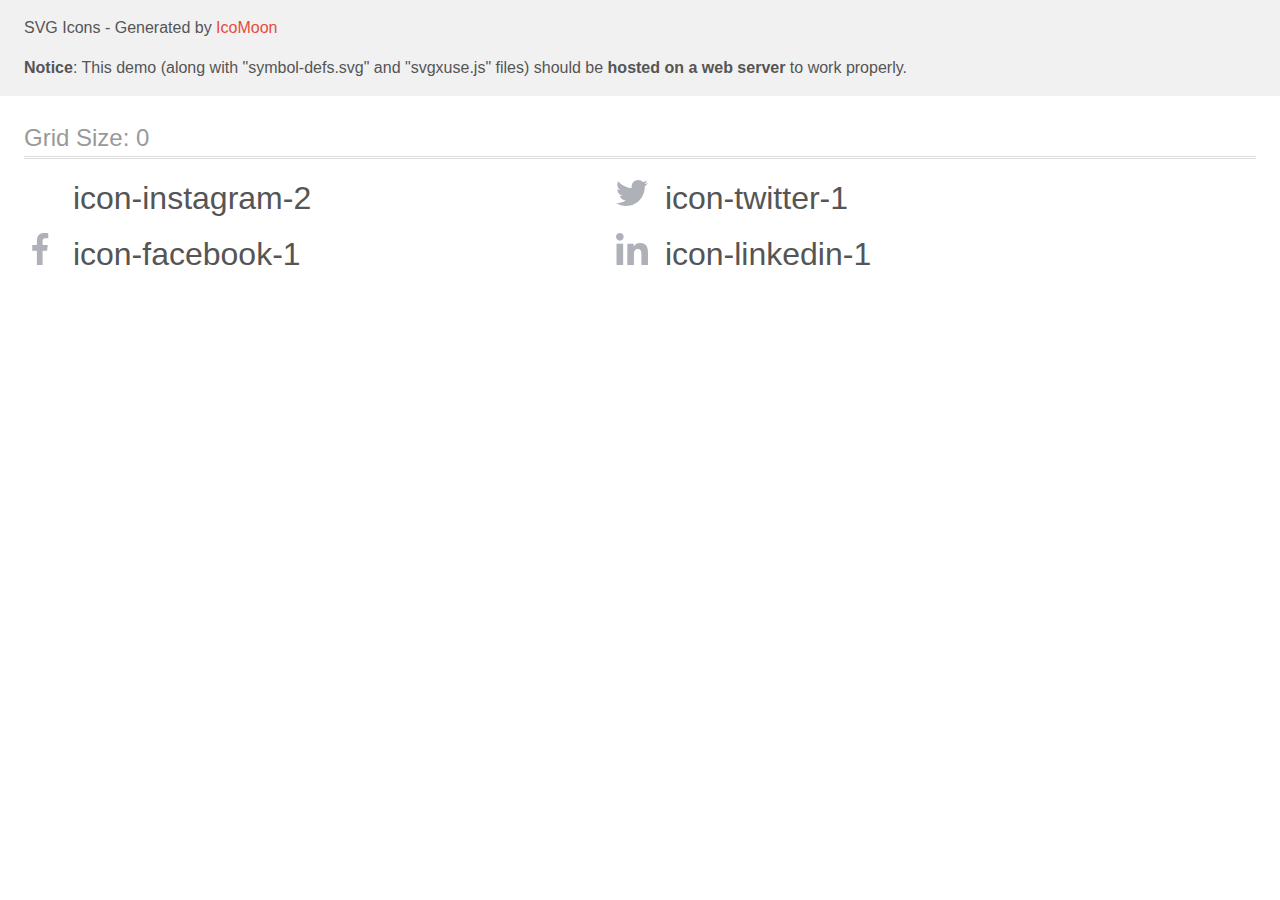
<file: icomoon-2/demo-external-svg.html>
<!doctype html>
<html>
<head>
    <title>IcoMoon - SVG Icons</title>
    <meta charset="utf-8">
    <meta name="viewport" content="width=device-width, initial-scale=1">
    <link rel="stylesheet" href="demo-files/demo.css">
    <link rel="stylesheet" href="style.css">
</head>
<body>
<header class="bgc1 clearfix">
<div class="mhl">
    <p>SVG Icons - Generated by <a href="https://icomoon.io/app">IcoMoon</a></p><p><strong>Notice</strong>: This demo (along with "symbol-defs.svg" and "svgxuse.js" files) should be <b>hosted on a web server</b> to work properly.</p>
</div>
</header>
    <div class="clearfix mhl ptl">
        <h1 class="mvm mtn fgc1">Grid Size: 0</h1>
        <div class="glyph fs1">
            <div class="clearfix pbs">
                <svg class="icon icon-instagram-2"><use xlink:href="symbol-defs.svg#icon-instagram-2"></use></svg><span class="name"> icon-instagram-2</span>
            </div>
        </div>
        <div class="glyph fs1">
            <div class="clearfix pbs">
                <svg class="icon icon-twitter-1"><use xlink:href="symbol-defs.svg#icon-twitter-1"></use></svg><span class="name"> icon-twitter-1</span>
            </div>
        </div>
        <div class="glyph fs1">
            <div class="clearfix pbs">
                <svg class="icon icon-facebook-1"><use xlink:href="symbol-defs.svg#icon-facebook-1"></use></svg><span class="name"> icon-facebook-1</span>
            </div>
        </div>
        <div class="glyph fs1">
            <div class="clearfix pbs">
                <svg class="icon icon-linkedin-1"><use xlink:href="symbol-defs.svg#icon-linkedin-1"></use></svg><span class="name"> icon-linkedin-1</span>
            </div>
        </div>
  </div>
<script defer src="svgxuse.js"></script>
</body>
</html>
</file>
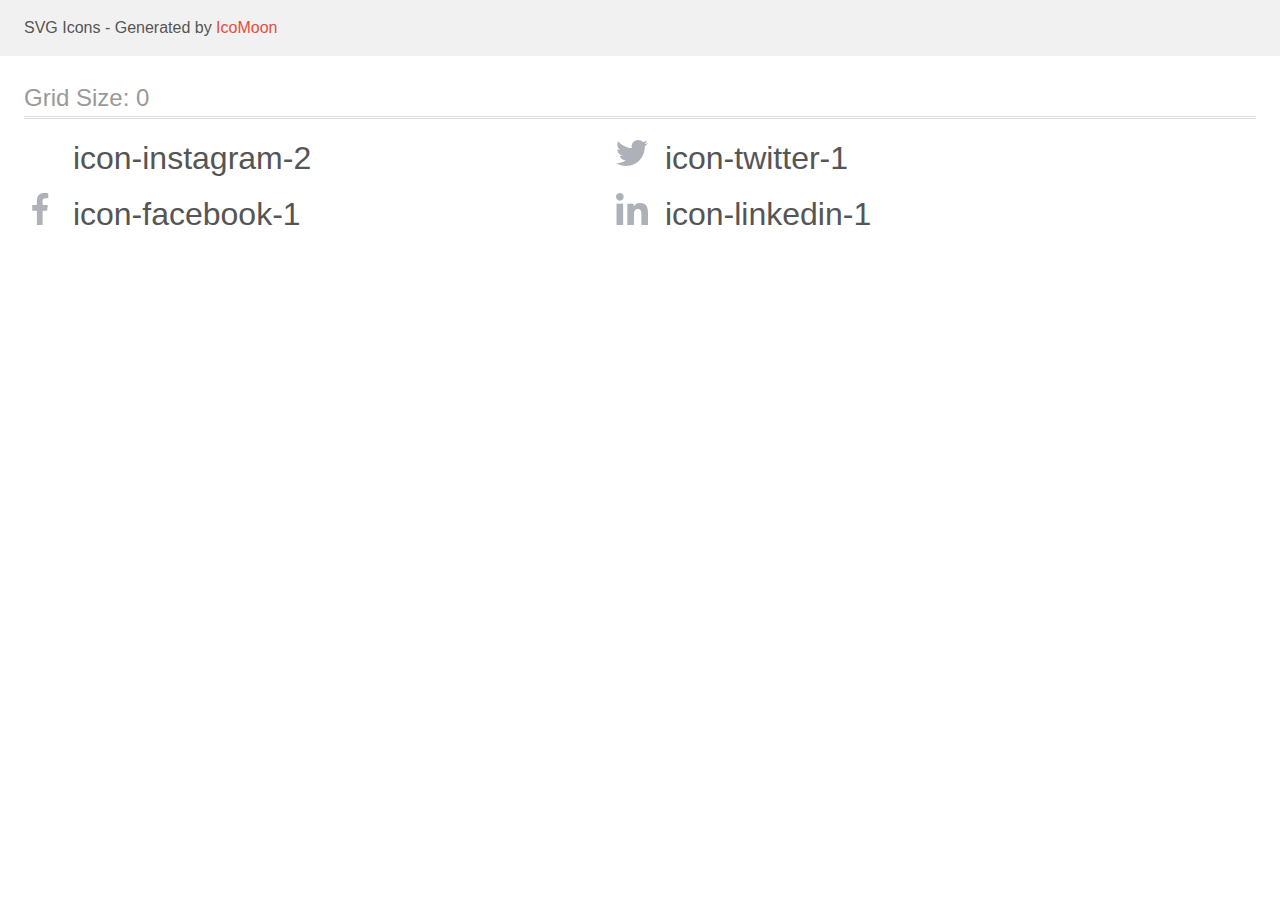
<file: icomoon-2/demo.html>
<!doctype html>
<html>
<head>
    <title>IcoMoon - SVG Icons</title>
    <meta charset="utf-8">
    <meta name="viewport" content="width=device-width, initial-scale=1">
    <link rel="stylesheet" href="demo-files/demo.css">
    <link rel="stylesheet" href="style.css">
</head>
<body>
<svg aria-hidden="true" style="position: absolute; width: 0; height: 0; overflow: hidden;" version="1.1" xmlns="http://www.w3.org/2000/svg" xmlns:xlink="http://www.w3.org/1999/xlink">
<defs>
<symbol id="icon-instagram-2" viewBox="0 0 32 32">
<path fill="#fff" style="fill: var(--color1, #fff)" d="M31.969 9.408c-0.075-1.7-0.35-2.869-0.744-3.882-0.406-1.075-1.032-2.038-1.851-2.838-0.8-0.813-1.769-1.444-2.832-1.844-1.019-0.394-2.182-0.669-3.882-0.744-1.713-0.081-2.257-0.1-6.601-0.1s-4.888 0.019-6.595 0.094c-1.7 0.075-2.869 0.35-3.882 0.744-1.075 0.406-2.038 1.031-2.838 1.85-0.813 0.8-1.444 1.769-1.844 2.832-0.394 1.019-0.669 2.182-0.744 3.882-0.081 1.713-0.1 2.257-0.1 6.601s0.019 4.888 0.094 6.595c0.075 1.7 0.35 2.869 0.744 3.882 0.406 1.075 1.038 2.038 1.85 2.838 0.8 0.813 1.769 1.444 2.832 1.844 1.019 0.394 2.182 0.669 3.882 0.744 1.706 0.075 2.25 0.094 6.595 0.094s4.888-0.019 6.595-0.094c1.7-0.075 2.869-0.35 3.882-0.744 2.151-0.832 3.851-2.532 4.682-4.682 0.394-1.019 0.669-2.182 0.744-3.882 0.075-1.707 0.094-2.251 0.094-6.595s-0.006-4.888-0.081-6.595zM29.087 22.473c-0.069 1.563-0.331 2.407-0.55 2.969-0.538 1.394-1.644 2.5-3.038 3.038-0.563 0.219-1.413 0.481-2.969 0.55-1.688 0.075-2.194 0.094-6.464 0.094s-4.782-0.019-6.464-0.094c-1.563-0.069-2.407-0.331-2.969-0.55-0.694-0.256-1.325-0.663-1.838-1.194-0.531-0.519-0.938-1.144-1.194-1.838-0.219-0.563-0.481-1.413-0.55-2.969-0.075-1.688-0.094-2.194-0.094-6.464s0.019-4.782 0.094-6.464c0.069-1.563 0.331-2.407 0.55-2.969 0.256-0.694 0.663-1.325 1.2-1.838 0.519-0.531 1.144-0.938 1.838-1.194 0.563-0.219 1.413-0.481 2.969-0.55 1.688-0.075 2.194-0.094 6.464-0.094 4.276 0 4.782 0.019 6.464 0.094 1.563 0.069 2.407 0.331 2.969 0.55 0.694 0.256 1.325 0.662 1.838 1.194 0.531 0.519 0.938 1.144 1.194 1.838 0.219 0.563 0.481 1.413 0.55 2.969 0.075 1.688 0.094 2.194 0.094 6.464s-0.019 4.77-0.094 6.458z"></path>
<path fill="#fff" style="fill: var(--color1, #fff)" d="M16.059 7.783c-4.538 0-8.22 3.682-8.22 8.22s3.682 8.22 8.22 8.22c4.539 0 8.22-3.682 8.22-8.22s-3.682-8.22-8.22-8.22zM16.059 21.335c-2.944 0-5.332-2.388-5.332-5.332s2.388-5.332 5.332-5.332c2.944 0 5.332 2.388 5.332 5.332s-2.388 5.332-5.332 5.332z"></path>
<path fill="#fff" style="fill: var(--color1, #fff)" d="M26.524 7.458c0 1.060-0.859 1.919-1.919 1.919s-1.919-0.859-1.919-1.919c0-1.060 0.859-1.919 1.919-1.919s1.919 0.859 1.919 1.919z"></path>
</symbol>
<symbol id="icon-twitter-1" viewBox="0 0 32 32">
<path fill="#afb1b8" style="fill: var(--color2, #afb1b8)" d="M32 6.078c-1.19 0.522-2.458 0.868-3.78 1.036 1.36-0.812 2.398-2.088 2.886-3.626-1.268 0.756-2.668 1.29-4.16 1.588-1.204-1.282-2.92-2.076-4.792-2.076-3.632 0-6.556 2.948-6.556 6.562 0 0.52 0.044 1.020 0.152 1.496-5.454-0.266-10.28-2.88-13.522-6.862-0.566 0.982-0.898 2.106-0.898 3.316 0 2.272 1.17 4.286 2.914 5.452-1.054-0.020-2.088-0.326-2.964-0.808 0 0.020 0 0.046 0 0.072 0 3.188 2.274 5.836 5.256 6.446-0.534 0.146-1.116 0.216-1.72 0.216-0.42 0-0.844-0.024-1.242-0.112 0.85 2.598 3.262 4.508 6.13 4.57-2.232 1.746-5.066 2.798-8.134 2.798-0.538 0-1.054-0.024-1.57-0.090 2.906 1.874 6.35 2.944 10.064 2.944 12.072 0 18.672-10 18.672-18.668 0-0.29-0.010-0.57-0.024-0.848 1.302-0.924 2.396-2.078 3.288-3.406z"></path>
</symbol>
<symbol id="icon-facebook-1" viewBox="0 0 32 32">
<path fill="#afb1b8" style="fill: var(--color2, #afb1b8)" d="M21.329 5.313h2.921v-5.088c-0.504-0.069-2.237-0.225-4.256-0.225-4.212 0-7.097 2.649-7.097 7.519v4.481h-4.648v5.688h4.648v14.312h5.699v-14.311h4.46l0.708-5.688h-5.169v-3.919c0.001-1.644 0.444-2.769 2.735-2.769z"></path>
</symbol>
<symbol id="icon-linkedin-1" viewBox="0 0 32 32">
<path fill="#afb1b8" style="fill: var(--color2, #afb1b8)" d="M31.992 32v-0.001h0.008v-11.736c0-5.741-1.236-10.164-7.948-10.164-3.227 0-5.392 1.771-6.276 3.449h-0.093v-2.913h-6.364v21.364h6.627v-10.579c0-2.785 0.528-5.479 3.977-5.479 3.399 0 3.449 3.179 3.449 5.657v10.401h6.62z"></path>
<path fill="#afb1b8" style="fill: var(--color2, #afb1b8)" d="M0.528 10.636h6.635v21.364h-6.635v-21.364z"></path>
<path fill="#afb1b8" style="fill: var(--color2, #afb1b8)" d="M3.843 0c-2.121 0-3.843 1.721-3.843 3.843s1.721 3.879 3.843 3.879c2.121 0 3.843-1.757 3.843-3.879-0.001-2.121-1.723-3.843-3.843-3.843v0z"></path>
</symbol>
</defs>
</svg>

<header class="bgc1 clearfix">
<div class="mhl">
    <p>SVG Icons - Generated by <a href="https://icomoon.io/app">IcoMoon</a></p>
</div>
</header>
    <div class="clearfix mhl ptl">
        <h1 class="mvm mtn fgc1">Grid Size: 0</h1>
        <div class="glyph fs1">
            <div class="clearfix pbs">
                <svg class="icon icon-instagram-2"><use xlink:href="#icon-instagram-2"></use></svg><span class="name"> icon-instagram-2</span>
            </div>
        </div>
        <div class="glyph fs1">
            <div class="clearfix pbs">
                <svg class="icon icon-twitter-1"><use xlink:href="#icon-twitter-1"></use></svg><span class="name"> icon-twitter-1</span>
            </div>
        </div>
        <div class="glyph fs1">
            <div class="clearfix pbs">
                <svg class="icon icon-facebook-1"><use xlink:href="#icon-facebook-1"></use></svg><span class="name"> icon-facebook-1</span>
            </div>
        </div>
        <div class="glyph fs1">
            <div class="clearfix pbs">
                <svg class="icon icon-linkedin-1"><use xlink:href="#icon-linkedin-1"></use></svg><span class="name"> icon-linkedin-1</span>
            </div>
        </div>
  </div>
<script defer src="svgxuse.js"></script>
</body>
</html>
</file>
<file: css/style.css>
/** 
 https://icomoon.io/app/#/select 
**/
:root {
  --primary_title_color: #212121;
  --seconary_title_color: #ffffff;
  --gray_title_color: #757575;
  --blue_title_color: #2196f3;
  --rgba_06_color: rgba(255, 255, 255, 0.6);
}

a {
  text-decoration: none;
}

body {
  font-family: 'Roboto';
  font-style: normal;
  font-weight: bold;
  letter-spacing: 0.03em;
  color: var(--primary_title_color);
  margin: 0;
}

header {
  font-weight: 500;
  font-size: 14px;
  line-height: 16px;
  letter-spacing: 0.02em;
}

.back_pic {
  background-image: linear-gradient(
      to right,
      rgba(47, 48, 58, 0.8),
      rgba(47, 48, 58, 0.8)
    ),
    url(../img/headpic.jpg);
  /* background: rgba(47, 48, 58, 0.8); */
  max-width: 1600px;
  margin-left: auto;
  margin-right: auto;
  background-repeat: no-repeat;
  background-position: center;
  background-size: cover;
}

ul {
  list-style: none;
  padding: 0;
  margin: 0;
}

.container {
  max-width: 1170px;
  margin-left: auto;
  margin-right: auto;
  padding-left: 15px;
  padding-right: 15px;
}

.antena_section {
  padding-left: 215px;
  padding-right: 215px;
  padding-bottom: 94px;
  padding-top: 94px;
}

.zanyatie_section {
  margin-top: 94px;
  margin-bottom: 94px;
}

.command_section {
  padding-top: 94px;
  background: #f5f4fa;
}

.client_section {
  margin-top: 94px;
}

.webstudio_header {
  font-family: Raleway, sans-serif;
  font-weight: bold;
  font-size: 26px;
  line-height: 31px;
  margin-right: 86px;
  margin-bottom: 25px;
  margin-top: 24px;
  text-decoration: none;
  color: black;
}

.webstudio_footer {
  font-family: Raleway, sans-serif;
  font-style: normal;
  font-weight: bold;
  font-size: 22px;
  line-height: 26px;
  margin-bottom: 0px;
  margin-top: 0;
  color: var(--seconary_title_color);
}

.webstudio_span {
  color: var(--blue_title_color);
}

.link {
  color: var(--primary_title_color);
  text-decoration: none;
  font-style: normal;
  letter-spacing: 0.02em;
}
.link:hover,
.link:focus {
  color: var(--blue_title_color);
}

.link_header {
  color: var(--gray_title_color);
  text-decoration: none;
  margin-right: 30px;
  font-style: normal;
  letter-spacing: 0.02em;
  display: inline-flex;
  align-items: center;
}
.link_header::before {
  display: inline-block;
  content: '';
  width: 16px;
  height: 11.2px;
  margin-right: 10px;
  background-image: url('../img/envelope.svg');
}
.link_header:hover,
.link_header:focus {
  color: var(--blue_title_color);
}

.link_number {
  color: var(--gray_title_color);
  text-decoration: none;
  display: inline-flex;
  font-style: normal;
  letter-spacing: 0.02em;
  align-items: center;
}
.link_number::before {
  display: inline-block;
  content: '';
  width: 10px;
  height: 14.94px;
  margin-right: 10px;
  background-image: url('../img/Vector.svg');
}
.link_number:hover,
.link_number:focus {
  color: var(--blue_title_color);
}

.link_footer_1 {
  text-decoration: none;
  letter-spacing: 0.03em;
  display: block;
  color: var(--rgba_06_color);
}
.link_footer_1:hover,
.link_footer_1:focus {
  color: var(--blue_title_color);
}

.link_footer_2 {
  text-decoration: none;
  letter-spacing: 0.03em;
  display: block;
  color: var(--rgba_06_color);
  margin-top: 9px;
}
.link_footer_2:hover,
.link_footer_2:focus {
  color: var(--blue_title_color);
}

.telegram_button {
  display: inline-flex;
  font-weight: 900;
  font-style: normal;
  text-decoration: none;
  letter-spacing: 0.06em;
  font-size: 16px;
  color: var(--seconary_title_color);
  padding-top: 10px;
  padding-bottom: 10px;
  padding-left: 29px;
  padding-right: 28px;
  background: var(--blue_title_color);
  box-shadow: 0px 4px 4px rgba(0, 0, 0, 0.15);
  border-radius: 4px;
  align-self: center;
  align-items: center;
}
.telegram_button::after {
  display: inline-block;
  content: '';
  width: 24px;
  height: 24px;
  margin-left: 10px;

  background-image: url('../img/iconsend.svg');
}

.telegram_button:focus {
  color: var(--gray_title_color);
}

.app_link {
  color: var(--seconary_title_color);
  font-size: 14px;
  line-height: 16px;
  text-align: center;
  text-decoration: none;
  text-transform: uppercase;
  background-color: grey;
  border-radius: 0px 0px 4px 4px;
  letter-spacing: 0.03em;
}

.address_header {
  font-weight: 500;
  font-size: 14px;
  line-height: 16px;
  letter-spacing: 0.02em;
  text-decoration: none;
  color: var(--gray_title_color);
  margin-right: 0;
  margin-left: auto;
}

.idea_p {
  font-weight: normal;
  font-size: 14px;
  line-height: 24px;
  /* or 171% */
  color: var(--gray_title_color);
  margin-top: 10;
  margin-bottom: 0;
}

.command_p {
  font-weight: normal;
  font-size: 16px;
  line-height: 19px;
  /* identical to box height */
  text-align: center;
  color: var(--gray_title_color);
  margin-bottom: 16px;
  margin-top: 10px;
}

.email_p {
  font-weight: normal;
  align-items: center;
  letter-spacing: 0.03em;
  font-size: 16px;
  line-height: 30px;
  color: var(--rgba_06_color);
  border: 1px solid rgba(255, 255, 255, 0.3);
  box-sizing: border-box;
  filter: drop-shadow(0px 4px 4px rgba(0, 0, 0, 0.15));
  border-radius: 4px;
  margin-top: 0;
  margin-bottom: 0;
  margin-right: 12px;
}

.connect_p {
  font-size: 14px;
  letter-spacing: 0.03em;
  text-transform: uppercase;
  margin-bottom: 21px;
  margin-top: 0;
  color: var(--seconary_title_color);
}

.buisness_h2 {
  font-weight: 900;
  font-size: 44px;
  line-height: 60px;
  text-align: center;
  letter-spacing: 0.06em;
  text-transform: uppercase;
  color: var(--seconary_title_color);
  margin-left: 477px;
  margin-right: 477px;
  margin-bottom: 46px;
  padding-top: 200px;
  margin-top: 0;
}

.buisness_h3 {
  font-weight: bold;
  font-size: 14px;
  line-height: 16px;
  letter-spacing: 0.03em;
  text-transform: uppercase;
  text-align: left;
  color: var(--primary_title_color);
}

.button_usluga {
  font-size: 16px;
  letter-spacing: 0.06em;
  color: var(--seconary_title_color);
  text-decoration: none;
  padding: 10px 32px;
  background: var(--blue_title_color);
  box-shadow: 0px 4px 4px rgba(0, 0, 0, 0.15);
  border-radius: 4px;
  text-align: center;
  display: inline-block;
  margin-left: 700px;
  margin-right: 700px;
  margin-bottom: 200px;
}

.antena {
  font-size: 14px;
  line-height: 16px;
  text-transform: uppercase;
}

.zanyatie {
  font-size: 36px;
  line-height: 42px;
  text-align: center;
  margin-bottom: 50px;
  margin-top: 0;
}

.command_text {
  font-size: 36px;
  line-height: 42px;
  text-align: center;
  margin-bottom: 50px;
  margin-top: 0;
}

.h3_1 {
  font-weight: 500;
  font-size: 16px;
  line-height: 19px;
  text-align: center;
  margin-top: 30px;
  margin-bottom: 10px;
}

.h3_2 {
  font-size: 18px;
  letter-spacing: 0.06em;

  color: #212121;
  margin-bottom: 20px;
  margin-left: 24px;
  margin-right: 24px;
}

.card_p {
  font-weight: normal;
  font-size: 16px;
  letter-spacing: 0.03em;
  color: var(--gray_title_color);
  margin-top: 4px;
  margin-bottom: 20px;
  margin-left: 24px;
  margin-right: 24px;
}

.client {
  font-size: 36px;
  line-height: 42px;
  text-align: center;
  margin-bottom: 50px;
  margin-top: 0;
}

address {
  font-weight: normal;
  font-size: 14px;
  line-height: 24px;
}

.site_nav {
  display: flex;
}

.site_nav__item {
  margin-right: 50px;
  margin-top: 32;
  margin-bottom: 32;
  /* position: relative; */
}

.site_nav__item:last-child {
  margin-right: 0;
}

.k123 {
  display: flex;
  align-items: center;
}

.main_box {
  display: flex;
  margin-bottom: 50px;
  margin-top: 94px;
}

.box_margin {
  margin-right: auto;
  margin-left: auto;
}

.main_box_item {
  text-decoration: none;
  color: var(--primary_title_color);
  font-weight: 500;
  font-size: 16px;
  text-align: center;
  margin-right: 8px;
  background: #f5f4fa;
  border-radius: 4px;
  margin-bottom: 0px;
  margin-top: 0px;
  padding: 6px 22px;
}
.main_box_item:last-child {
  margin-right: 0;
}
.main_box_item:hover,
.main_box_item:focus {
  color: var(--seconary_title_color);
  background: var(--blue_title_color);
  /* shadow-middle */
  box-shadow: 0px 3px 1px rgba(0, 0, 0, 0.1), 0px 1px 2px rgba(0, 0, 0, 0.08),
    0px 2px 2px rgba(0, 0, 0, 0.12);
}
/* Undo p margin */
.link_main {
  margin: 0;
}

.magazine {
  display: flex;
  flex-wrap: wrap;
  padding-bottom: 94px;
}

.magazine_item {
  background: var(--seconary_title_color);
  border: 1px solid #eeeeee;
  box-sizing: border-box;
  border-radius: 5px;
  width: calc((100% - 60px) / 3);
  margin-right: 30px;
  margin-bottom: 30px;
}

.magazine_item:nth-child(3n) {
  margin-right: 0;
}

.magazine_item:nth-last-child(-n + 3) {
  margin-bottom: 0;
}

.s123_clients {
  display: flex;
  align-items: center;
  margin-bottom: 94px;
}

.k123_command {
  display: flex;
  align-items: center;
  margin-right: 30px;
  margin-left: 30px;
  margin-top: 16px;
  margin-bottom: 24px;
}

.command_item {
  margin-right: 0;
  margin-right: 11px;
}

.command_item:last-child {
  margin-right: 0;
}

.svg_social {
  fill: currentColor;
  margin: 12px;
}

.svg_social_1 {
  fill: currentColor;
  margin: auto;
}

.clients_icon {
  width: 44px;
  height: 49px;
  margin: ;
}

.svg_link_1 {
  display: flex;
  height: 90px;
  color: #afb1b8;
}
.svg_link_1:hover {
  color: var(--blue_title_color);
  border: 1px solid #2196f3;
}

.svg_link {
  display: flex;
  width: 44px;
  height: 44px;
  border-radius: 50%;
  overflow: hidden;
  color: #afb1b8;
}

.svg_link:hover {
  color: #fff;
  background: var(--blue_title_color);
}

.buisness_item {
  width: calc((100% - 90px) / 4);
  margin-right: 30px;
}

.buisness_item:last-child {
  margin-right: 0;
}

.niga {
  display: flex;
}
.niga_item {
  width: calc((100% - 60px) / 3);
  margin-right: 30px;
}
.niga_item:last-child {
  margin-right: 0;
}

.white {
  display: flex;
  margin-bottom: 94px;
}

.white_item {
  width: calc((100% - 90px) / 4);
  margin-right: 30px;

  background: var(--seconary_title_color);

  /* material shadow v1 */
  box-shadow: 0px 1px 3px rgba(0, 0, 0, 0.12), 0px 1px 1px rgba(0, 0, 0, 0.14),
    0px 2px 1px rgba(0, 0, 0, 0.2);
  border-radius: 4px;
}
.white_item:last-child {
  margin-right: 0;
}

.client_item {
  display: block;
  width: calc((100% - 150px) / 6);
  margin-right: 30px;
  height: 90px;
  border: 1px solid #afb1b8;
  border-radius: 4px;
}

.client_item:last-child {
  margin-right: 0;
}

.footer_email_item {
  margin-right: 16px;
}

.footer_soc {
  display: flex;
}

.footer_soc_item {
  width: calc((100% - 30px) / 4);
  margin-right: 10px;
}

.footer_soc_item:last-child {
  margin-right: 0;
}
.svg_link_footer {
  display: flex;
  background: rgba(255, 255, 255, 0.1);
  width: 44px;
  height: 44px;
  border-radius: 50%;
  overflow: hidden;
}

.svg_link_footer:hover {
  background: var(--blue_title_color);
}

.footer_flex {
  margin-right: 94px;
}

.footer_flex_1 {
  margin-right: 69px;
  margin-bottom: 28px;
  margin-top: 48px;
  flex-direction: column;
}

.footer_flex_2 {
  margin-bottom: 50px;
}

.footer_last {
  display: flex;
}

.p_rassilka {
  font-size: 14px;
  line-height: 16px;
  letter-spacing: 0.03em;
  text-transform: uppercase;
  margin-top: 56px;
  margin-bottom: 0;
  color: var(--seconary_title_color);
}

.address_number {
  margin-top: 0px;

  font-style: normal;
}

.p_map {
  margin-top: 10px;
  margin-bottom: 9px;
  font-style: normal;
  font-weight: normal;
  font-size: 14px;
  line-height: 24px;
  text-decoration: none;
  color: var(--seconary_title_color);
  letter-spacing: 0.03em;
}

footer {
  background: #2f303a;
}

.button {
  padding: 10px 32px;
  background: var(--blue_title_color);
  box-shadow: 0px 4px 4px rgba(0, 0, 0, 0.15);
  border-radius: 4px;
}

.site_nav__item .link {
  display: inline-block;
  position: relative;
}
.current {
  color: var(--blue_title_color);
  /* display: inline-block;
  position: relative; */
}

.current::after {
  content: '';
  display: block;
  background: var(--blue_title_color);
  width: 100%;
  height: 4px;
  border-radius: 2px;
  position: absolute;
  bottom: -32px;
}
</file>
<file: icemoon-3/demo-files/demo.css>
body {
  padding: 0;
  margin: 0;
  font-family: sans-serif;
  font-size: 1em;
  line-height: 1.5;
  color: #555;
  background: #fff;
}
h1 {
  font-size: 1.5em;
  font-weight: normal;
  box-shadow: 0 1px #ddd, 0 2px #fff, 0 3px #ddd;
}
small {
  font-size: .66666667em;
}
a {
  color: #e74c3c;
  text-decoration: none;
}
a:hover, a:focus {
  box-shadow: 0 1px #e74c3c;
}
.bshadow0, input {
  box-shadow: inset 0 -2px #e7e7e7;
}
input:hover {
  box-shadow: inset 0 -2px #ccc;
}
input, fieldset {
  font-size: 1em;
  margin: 0;
  padding: 0;
  border: 0;
}
input {
  color: inherit;
  line-height: 1.5;
  height: 1.5em;
  padding: .25em 0;
}
input:focus {
  outline: none;
  box-shadow: inset 0 -2px #449fdb;
}
.glyph {
  font-size: 16px;
  margin-right: 1.5em;
  float: left;
  width: 17em;
}
svg {
  color: #000;
}
.liga {
  width: 80%;
  width: calc(100% - 2.5em);
}
.talign-right {
  text-align: right;
}
.talign-center {
  text-align: center;
}
.bgc1 {
  background: #f1f1f1;
}
.fgc0 {
  color: #000;
}
.fgc1 {
  color: #999;
}
p {
  margin-top: 1em;
  margin-bottom: 1em;
}
.mvm {
  margin-top: .75em;
  margin-bottom: .75em;
}
.mtn {
  margin-top: 0;
}
.mtl, .mal {
  margin-top: 1.5em;
}
.mbl, .mal {
  margin-bottom: 1.5em;
}
.mal, .mhl {
  margin-left: 1.5em;
  margin-right: 1.5em;
}
.mhmm {
  margin-left: 1em;
  margin-right: 1em;
}
.ptl {
  padding-top: 1.5em;
}
.pbs, .pvs {
  padding-bottom: .25em;
}
.pvs, .pts {
  padding-top: .25em;
}
.unit {
  float: left;
}
.unitRight {
  float: right;
}
.size1of2 {
  width: 50%;
}
.size1of1 {
  width: 100%;
}
.clearfix:before, .clearfix:after {
  content: " ";
  display: table;
}
.clearfix:after {
  clear: both;
}
.hidden-true {
  display: none;
}
.textbox0 {
  width: 3em;
  background: #f1f1f1;
  padding: .25em .5em;
  line-height: 1.5;
  height: 1.5em;
}
.fs0 {
  font-size: 16px;
}
.fs1 {
  font-size: 32px;
}
.name {
  margin-left: .25em;
}
</file>
<file: icemoon-3/style.css>
.icon {
  display: inline-block;
  width: 1em;
  height: 1em;
  stroke-width: 0;
  stroke: currentColor;
  fill: currentColor;
}

/* ==========================================
Single-colored icons can be modified like so:
.icon-name {
  font-size: 32px;
  color: red;
}
========================================== */
</file>
<file: icemoon/demo-files/demo.css>
body {
  padding: 0;
  margin: 0;
  font-family: sans-serif;
  font-size: 1em;
  line-height: 1.5;
  color: #555;
  background: #fff;
}
h1 {
  font-size: 1.5em;
  font-weight: normal;
  box-shadow: 0 1px #ddd, 0 2px #fff, 0 3px #ddd;
}
small {
  font-size: .66666667em;
}
a {
  color: #e74c3c;
  text-decoration: none;
}
a:hover, a:focus {
  box-shadow: 0 1px #e74c3c;
}
.bshadow0, input {
  box-shadow: inset 0 -2px #e7e7e7;
}
input:hover {
  box-shadow: inset 0 -2px #ccc;
}
input, fieldset {
  font-size: 1em;
  margin: 0;
  padding: 0;
  border: 0;
}
input {
  color: inherit;
  line-height: 1.5;
  height: 1.5em;
  padding: .25em 0;
}
input:focus {
  outline: none;
  box-shadow: inset 0 -2px #449fdb;
}
.glyph {
  font-size: 16px;
  margin-right: 1.5em;
  float: left;
  width: 17em;
}
svg {
  color: #000;
}
.liga {
  width: 80%;
  width: calc(100% - 2.5em);
}
.talign-right {
  text-align: right;
}
.talign-center {
  text-align: center;
}
.bgc1 {
  background: #f1f1f1;
}
.fgc0 {
  color: #000;
}
.fgc1 {
  color: #999;
}
p {
  margin-top: 1em;
  margin-bottom: 1em;
}
.mvm {
  margin-top: .75em;
  margin-bottom: .75em;
}
.mtn {
  margin-top: 0;
}
.mtl, .mal {
  margin-top: 1.5em;
}
.mbl, .mal {
  margin-bottom: 1.5em;
}
.mal, .mhl {
  margin-left: 1.5em;
  margin-right: 1.5em;
}
.mhmm {
  margin-left: 1em;
  margin-right: 1em;
}
.ptl {
  padding-top: 1.5em;
}
.pbs, .pvs {
  padding-bottom: .25em;
}
.pvs, .pts {
  padding-top: .25em;
}
.unit {
  float: left;
}
.unitRight {
  float: right;
}
.size1of2 {
  width: 50%;
}
.size1of1 {
  width: 100%;
}
.clearfix:before, .clearfix:after {
  content: " ";
  display: table;
}
.clearfix:after {
  clear: both;
}
.hidden-true {
  display: none;
}
.textbox0 {
  width: 3em;
  background: #f1f1f1;
  padding: .25em .5em;
  line-height: 1.5;
  height: 1.5em;
}
.fs0 {
  font-size: 16px;
}
.fs1 {
  font-size: 32px;
}
.name {
  margin-left: .25em;
}
</file>
<file: icemoon/style.css>
.icon {
  display: inline-block;
  width: 1em;
  height: 1em;
  stroke-width: 0;
  stroke: currentColor;
  fill: currentColor;
}

/* ==========================================
Single-colored icons can be modified like so:
.icon-name {
  font-size: 32px;
  color: red;
}
========================================== */

.icon-logo-6 {
  width: 1.9345703125em;
}

.icon-logo-5 {
  width: 1.2548828125em;
}

.icon-logo-4 {
  width: 1.8603515625em;
}

.icon-logo-3 {
  width: 0.953125em;
}

.icon-logo-2 {
  width: 0.76953125em;
}

.icon-logo-1 {
  width: 0.900390625em;
}
</file>
<file: icomoon-2/demo-files/demo.css>
body {
  padding: 0;
  margin: 0;
  font-family: sans-serif;
  font-size: 1em;
  line-height: 1.5;
  color: #555;
  background: #fff;
}
h1 {
  font-size: 1.5em;
  font-weight: normal;
  box-shadow: 0 1px #ddd, 0 2px #fff, 0 3px #ddd;
}
small {
  font-size: .66666667em;
}
a {
  color: #e74c3c;
  text-decoration: none;
}
a:hover, a:focus {
  box-shadow: 0 1px #e74c3c;
}
.bshadow0, input {
  box-shadow: inset 0 -2px #e7e7e7;
}
input:hover {
  box-shadow: inset 0 -2px #ccc;
}
input, fieldset {
  font-size: 1em;
  margin: 0;
  padding: 0;
  border: 0;
}
input {
  color: inherit;
  line-height: 1.5;
  height: 1.5em;
  padding: .25em 0;
}
input:focus {
  outline: none;
  box-shadow: inset 0 -2px #449fdb;
}
.glyph {
  font-size: 16px;
  margin-right: 1.5em;
  float: left;
  width: 17em;
}
svg {
  color: #000;
}
.liga {
  width: 80%;
  width: calc(100% - 2.5em);
}
.talign-right {
  text-align: right;
}
.talign-center {
  text-align: center;
}
.bgc1 {
  background: #f1f1f1;
}
.fgc0 {
  color: #000;
}
.fgc1 {
  color: #999;
}
p {
  margin-top: 1em;
  margin-bottom: 1em;
}
.mvm {
  margin-top: .75em;
  margin-bottom: .75em;
}
.mtn {
  margin-top: 0;
}
.mtl, .mal {
  margin-top: 1.5em;
}
.mbl, .mal {
  margin-bottom: 1.5em;
}
.mal, .mhl {
  margin-left: 1.5em;
  margin-right: 1.5em;
}
.mhmm {
  margin-left: 1em;
  margin-right: 1em;
}
.ptl {
  padding-top: 1.5em;
}
.pbs, .pvs {
  padding-bottom: .25em;
}
.pvs, .pts {
  padding-top: .25em;
}
.unit {
  float: left;
}
.unitRight {
  float: right;
}
.size1of2 {
  width: 50%;
}
.size1of1 {
  width: 100%;
}
.clearfix:before, .clearfix:after {
  content: " ";
  display: table;
}
.clearfix:after {
  clear: both;
}
.hidden-true {
  display: none;
}
.textbox0 {
  width: 3em;
  background: #f1f1f1;
  padding: .25em .5em;
  line-height: 1.5;
  height: 1.5em;
}
.fs0 {
  font-size: 16px;
}
.fs1 {
  font-size: 32px;
}
.name {
  margin-left: .25em;
}
</file>
<file: icomoon-2/style.css>
.icon {
  display: inline-block;
  width: 1em;
  height: 1em;
  stroke-width: 0;
  stroke: currentColor;
  fill: currentColor;
}

/* ==========================================
Single-colored icons can be modified like so:
.icon-name {
  font-size: 32px;
  color: red;
}
========================================== */
</file>
